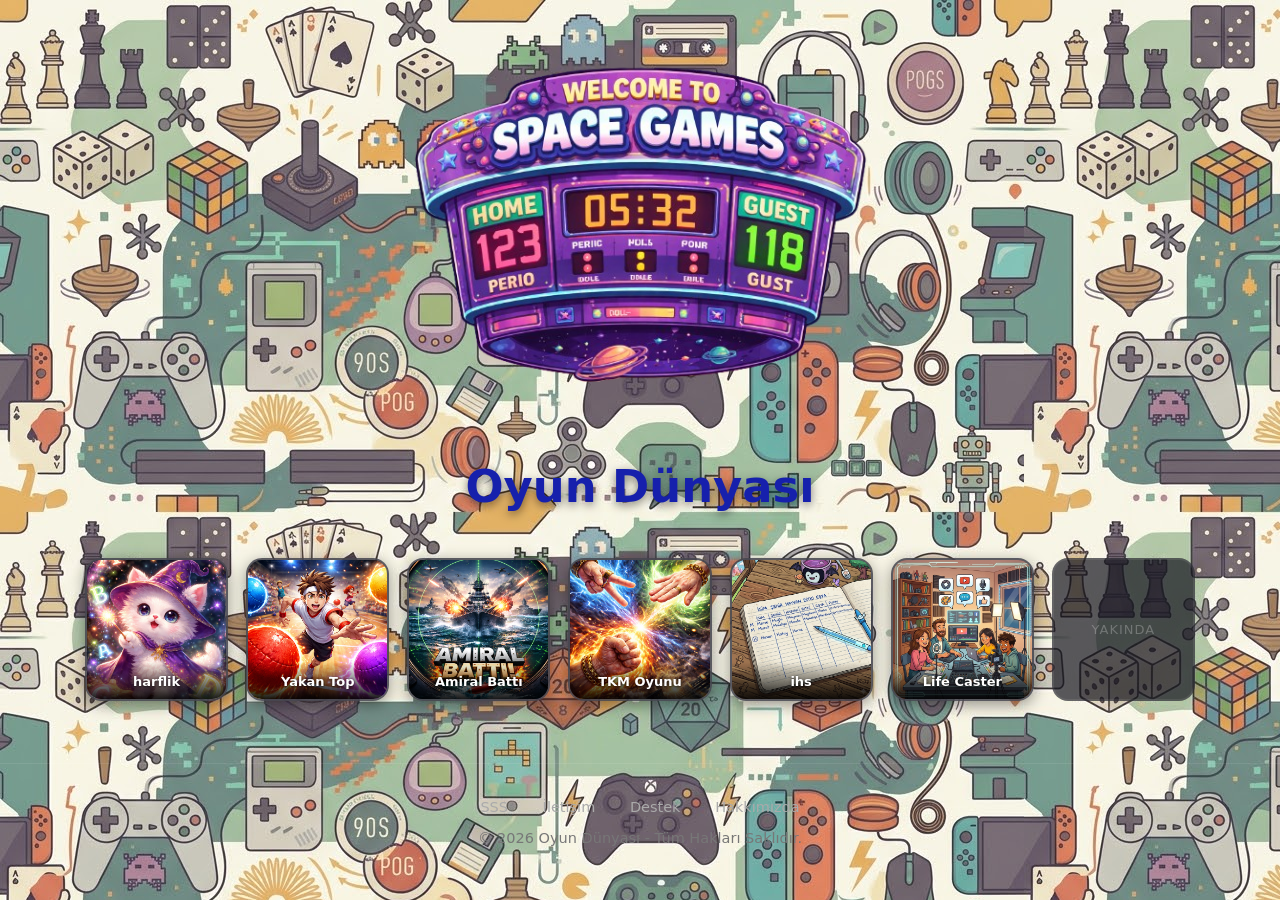
<file: index.html>
<!DOCTYPE html>
<html lang="tr">
<head>
    <meta charset="UTF-8">
    <meta name="viewport" content="width=device-width, initial-scale=1.0">
    <title>Oyun Portalı</title>
    <link rel="stylesheet" href="css/main.css">
</head>
<body>

    <!-- Top Banner -->
    <header class="top-banner">
        <img src="assests/common/up.png" alt="Oyun Portalı Banner" class="banner-img">
    </header>

    <!-- Başlık ve Açıklama -->
    <div class="header-content">
        <h1 class="site-title">Oyun Dünyası</h1>
    </div>

    <!-- Ana Oyun Alanı -->
    <main class="game-grid" id="mainGrid"></main>

    <!-- Footer -->
    <footer class="site-footer">
        <div class="footer-links">
            <a href="#">SSS</a>
            <a href="#">İletişim</a>
            <a href="#">Destek</a>
            <a href="#">Hakkımızda</a>
        </div>
        <p>&copy; 2026 Oyun Dünyası - Tüm Hakları Saklıdır.</p>
    </footer>

    <script src="js/main.js"></script>
</body>
</html>
</file>
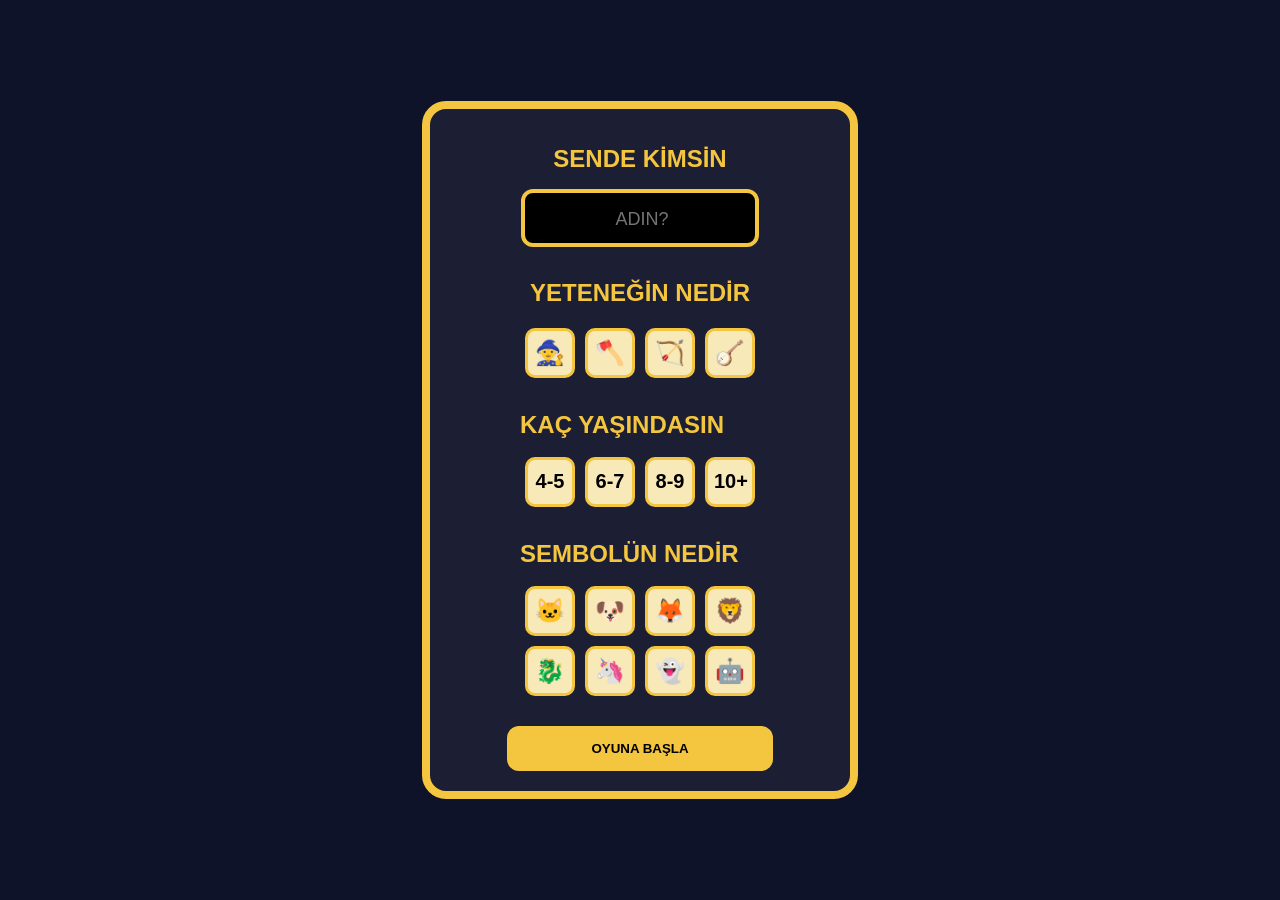
<file: games/001kelimelik/index.html>
<!DOCTYPE html>
<html lang="tr">
<head>
    <meta charset="UTF-8">
    <meta name="viewport" content="width=device-width, initial-scale=1.0">
    <title>Oyuncu Profili</title>
    <link rel="stylesheet" href="profile.css">
</head>
<body>

    <div class="profile-container">
        <h1>SENDE KİMSİN</h1>
        
        <div class="name-section" id="name-box">
            <input type="text" id="playerName" maxlength="15" placeholder="ADIN?" autocomplete="off">
        </div>
     <h1>YETENEĞİN NEDİR</h1>
        <div class="avatar-section">
            <div class="avatar-grid">
                <div class="row-wrapper" data-error-row="1">
                    <button class="avatar-btn" data-row="1" data-val="Büyücü" data-emoji="🧙">🧙</button>
                    <button class="avatar-btn" data-row="1" data-val="Barbar" data-emoji="🪓">🪓</button>
                    <button class="avatar-btn" data-row="1" data-val="Okçu" data-emoji="🏹">🏹</button>
                    <button class="avatar-btn" data-row="1" data-val="Ozan" data-emoji="🪕">🪕</button>
                </div>
     <h1>KAÇ YAŞINDASIN</h1>
                <div class="row-wrapper" data-error-row="2">
                    <button class="avatar-btn text-btn" data-row="2" data-val="4-5">4-5</button>
                    <button class="avatar-btn text-btn" data-row="2" data-val="6-7">6-7</button>
                    <button class="avatar-btn text-btn" data-row="2" data-val="8-9">8-9</button>
                    <button class="avatar-btn text-btn" data-row="2" data-val="10+">10+</button>
                </div>
     <h1>SEMBOLÜN NEDİR</h1>
                <div class="row-wrapper double-row" data-error-row="34">
                    <button class="avatar-btn" data-row="34" data-emoji="🐱">🐱</button>
                    <button class="avatar-btn" data-row="34" data-emoji="🐶">🐶</button>
                    <button class="avatar-btn" data-row="34" data-emoji="FOX">🦊</button>
                    <button class="avatar-btn" data-row="34" data-emoji="🦁">🦁</button>
                    <button class="avatar-btn" data-row="34" data-emoji="DRG">🐉</button>
                    <button class="avatar-btn" data-row="34" data-emoji="UNI">🦄</button>
                    <button class="avatar-btn" data-row="34" data-emoji="GHO">👻</button>
                    <button class="avatar-btn" data-row="34" data-emoji="ROB">🤖</button>
                </div>
            </div>
        </div>

        <button id="startBtn" class="start-btn">OYUNA BAŞLA</button>
    </div>

    <script src="profile.js"></script>
</body>
</html>
</file>
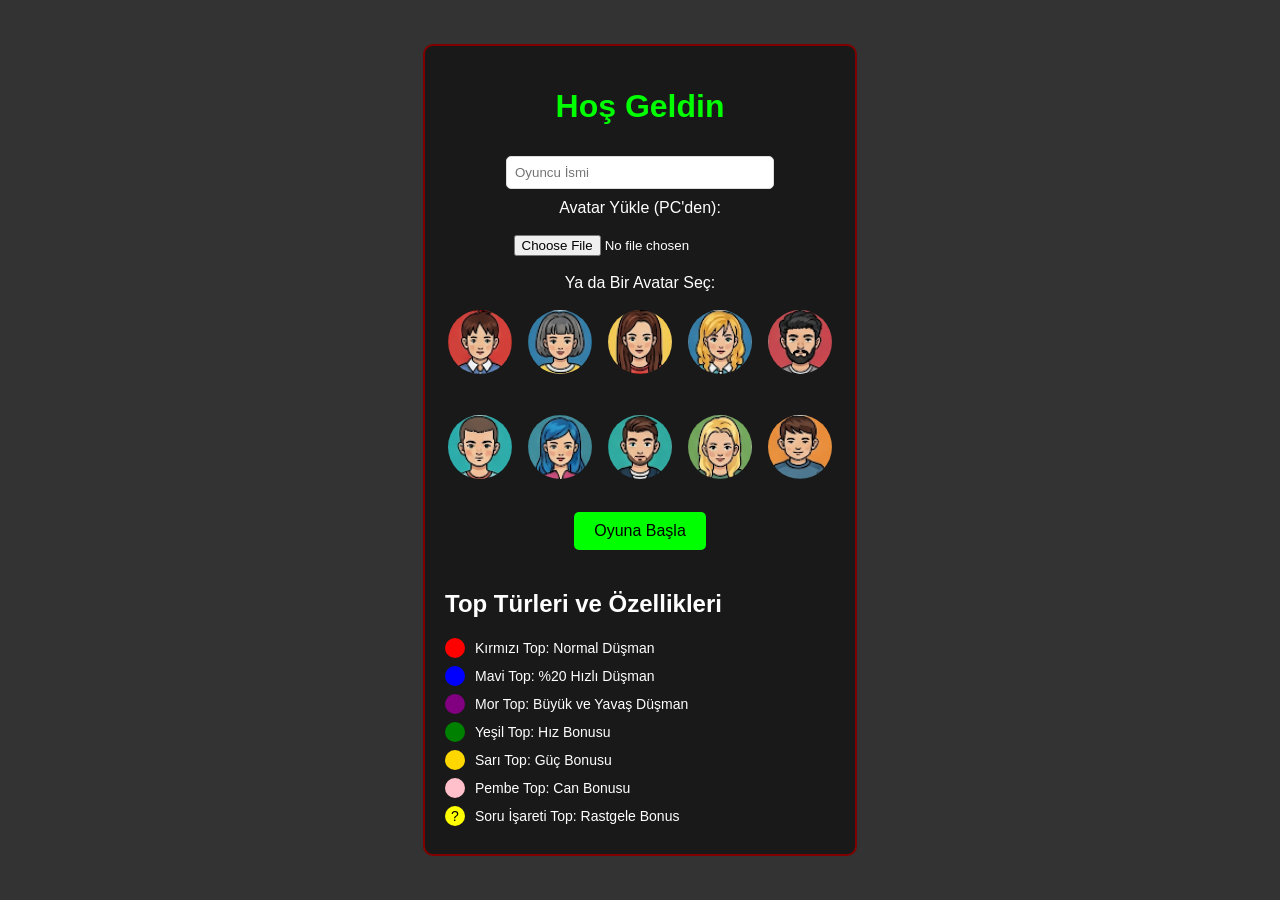
<file: games/002yakantop/index.html>
<!DOCTYPE html>
<html lang="tr">
<head>
    <meta charset="UTF-8">
    <meta name="viewport" content="width=device-width, initial-scale=1.0">
    <title>Yakan Top</title>
    <link rel="stylesheet" href="game.css">
</head>
<body>
    <div id="profile-screen">
        <h1>Hoş Geldin</h1>
        <input type="text" id="playerName" placeholder="Oyuncu İsmi">
        
        <label for="playerImage">Avatar Yükle (PC'den):</label>
        <br>
        <input type="file" id="playerImage" accept="image/*">
        <br>
        <label>Ya da Bir Avatar Seç:</label>
        <div id="avatar-selection">
            <img src="images/avatar1.png" class="avatar" alt="Avatar 1">
            <img src="images/avatar2.png" class="avatar" alt="Avatar 2">
            <img src="images/avatar3.png" class="avatar" alt="Avatar 3">
            <img src="images/avatar4.png" class="avatar" alt="Avatar 4">
            <img src="images/avatar5.png" class="avatar" alt="Avatar 5">
        </div>
        <div id="avatar-selection">
            <img src="images/avatar6.png" class="avatar" alt="Avatar 6">
            <img src="images/avatar7.png" class="avatar" alt="Avatar 7">
            <img src="images/avatar8.png" class="avatar" alt="Avatar 8">
            <img src="images/avatar9.png" class="avatar" alt="Avatar 9">
            <img src="images/avatar10.png" class="avatar" alt="Avatar 10">
        </div>

        <button id="createProfileBtn">Oyuna Başla</button>

        <div class="info-box-container">
            <h2>Top Türleri ve Özellikleri</h2>
            <div class="info-box"><div class="ball normal-enemy"></div><span>Kırmızı Top: Normal Düşman</span></div>
            <div class="info-box"><div class="ball fast-enemy"></div><span>Mavi Top: %20 Hızlı Düşman</span></div>
            <div class="info-box"><div class="ball big-enemy"></div><span>Mor Top: Büyük ve Yavaş Düşman</span></div>
            <div class="info-box"><div class="ball speed-bonus"></div><span>Yeşil Top: Hız Bonusu</span></div>
            <div class="info-box"><div class="ball invincible-bonus"></div><span>Sarı Top: Güç Bonusu</span></div>
            <div class="info-box"><div class="ball life-bonus"></div><span>Pembe Top: Can Bonusu</span></div>
            <div class="info-box"><div class="ball surprise-bonus">?</div><span>Soru İşareti Top: Rastgele Bonus</span></div>
        </div>
    </div>

    <div id="game-screen" style="display: none;">
        <div id="status-display"></div>
        <canvas id="gameCanvas" width="800" height="600"></canvas>
        <div id="ready-go-banner" class="hidden"></div>
    </div>

    <script src="game.js"></script>
</body>
</html>
</file>
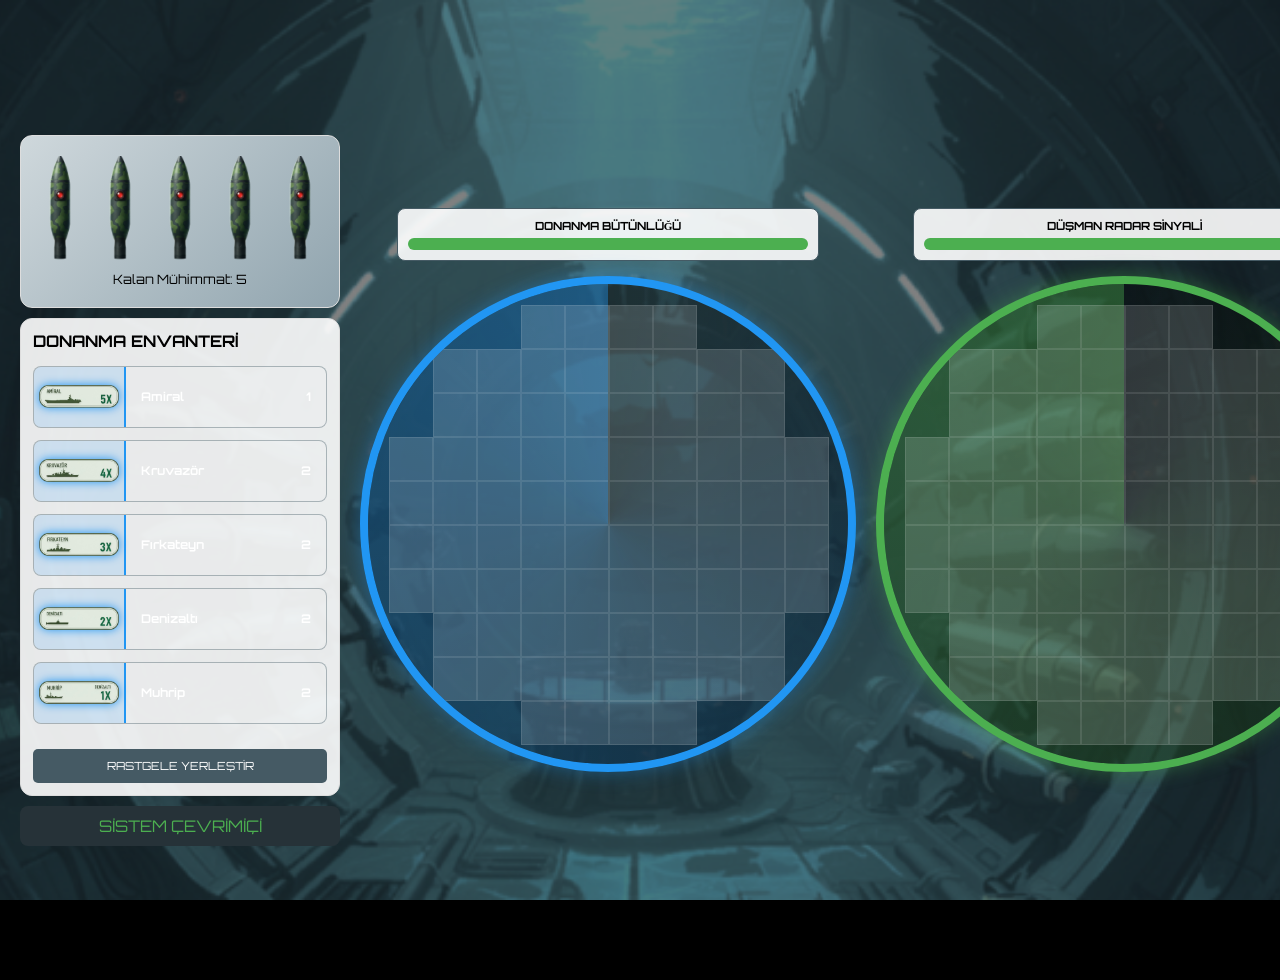
<file: games/003amiral/index.html>
<!DOCTYPE html>
<html lang="tr">
<head>
    <meta charset="UTF-8">
    <title>Stratejik Harekat Merkezi</title>
    <link rel="stylesheet" href="kav.css">
    <link href="https://fonts.googleapis.com/css2?family=Orbitron:wght@400;700&family=Inter:wght@400;600&display=swap" rel="stylesheet">
</head>
<body>
    <div id="bg-overlay"></div>

    <div id="game-over-overlay" class="overlay hidden">
        <div class="menu-box">
            <h2 id="final-result-text">OPERASYON TAMAMLANDI</h2>
            <p>Yeniden başlamak ister misiniz?</p>
            <div class="menu-buttons">
                <button onclick="location.reload()">EVET</button>
                <button onclick="window.close()">HAYIR</button>
            </div>
        </div>
    </div>

    <div id="battle-overlay" class="overlay hidden">
        <div class="hologram-box"><h2 class="hologram-text">MÜCADELE ZAMANI</h2></div>
    </div>

    <main id="main-layout">
        <section id="left-sidebar">
            <button id="start-battle-btn" class="hidden" onclick="triggerBattleStart()">SAVAŞI BAŞLAT</button>
            
            <div id="ammo-panel" class="panel ammo-highlight">
                <div id="ammo-visuals" class="ammo-flex"></div>
                <div class="panel-label" style="text-align:center; font-family:'Orbitron'; font-size:0.8rem;">Kalan Mühimmat: <span id="ammo-count">5</span></div>
            </div>

            <div id="inventory-panel" class="panel">
                <div class="panel-label" style="font-weight:bold; margin-bottom:10px; font-family: 'Orbitron';">DONANMA ENVANTERİ</div>
                <div class="ship-list">
                    <div class="ship-item" onclick="selectShip(5)">
                        <div class="ship-slot"><img src="images/5x.png" class="inventory-ship-img" alt="Amiral"></div>
                        <div class="ship-info"><span>Amiral</span> <span id="count-5">1</span></div>
                    </div>
                    <div class="ship-item" onclick="selectShip(4)">
                        <div class="ship-slot"><img src="images/4x.png" class="inventory-ship-img" alt="Kruvazör"></div>
                        <div class="ship-info"><span>Kruvazör</span> <span id="count-4">2</span></div>
                    </div>
                    <div class="ship-item" onclick="selectShip(3)">
                        <div class="ship-slot"><img src="images/3x.png" class="inventory-ship-img" alt="Fırkateyn"></div>
                        <div class="ship-info"><span>Fırkateyn</span> <span id="count-3">2</span></div>
                    </div>
                    <div class="ship-item" onclick="selectShip(2)">
                        <div class="ship-slot"><img src="images/2x.png" class="inventory-ship-img" alt="Denizaltı"></div>
                        <div class="ship-info"><span>Denizaltı</span> <span id="count-2">2</span></div>
                    </div>
                    <div class="ship-item" onclick="selectShip(1)">
                        <div class="ship-slot"><img src="images/1x.png" class="inventory-ship-img" alt="Muhrip"></div>
                        <div class="ship-info"><span>Muhrip</span> <span id="count-1">2</span></div>
                    </div>
                </div>
                <button id="random-place-btn" onclick="randomPlacePlayerShips()">RASTGELE YERLEŞTİR</button>
            </div>
            <div class="monitor"><div id="last-action">SİSTEM ÇEVRİMİÇİ</div></div>
        </section>

        <section id="center-hub">
            <div class="hp-container-fixed">
                <div class="health-label">DONANMA BÜTÜNLÜĞÜ</div>
                <div class="health-bar-bg"><div id="player-health-fill" class="health-fill green"></div></div>
            </div>
            <div class="radar-circle player-radar">
                <div class="sweep blue-sweep"></div>
                <div id="player-grid" class="custom-grid"></div>
            </div>
        </section>

        <section id="radar-panel">
            <div class="hp-container-fixed">
                <div class="health-label">DÜŞMAN RADAR SİNYALİ</div>
                <div class="health-bar-bg"><div id="enemy-health-fill" class="health-fill green"></div></div>
            </div>
            <div class="radar-circle enemy-radar">
                <div class="sweep green-sweep"></div>
                <div id="radar-grid" class="custom-grid"></div>
            </div>
        </section>
    </main>
    <script src="kav.js"></script>
</body>
</html>
</file>
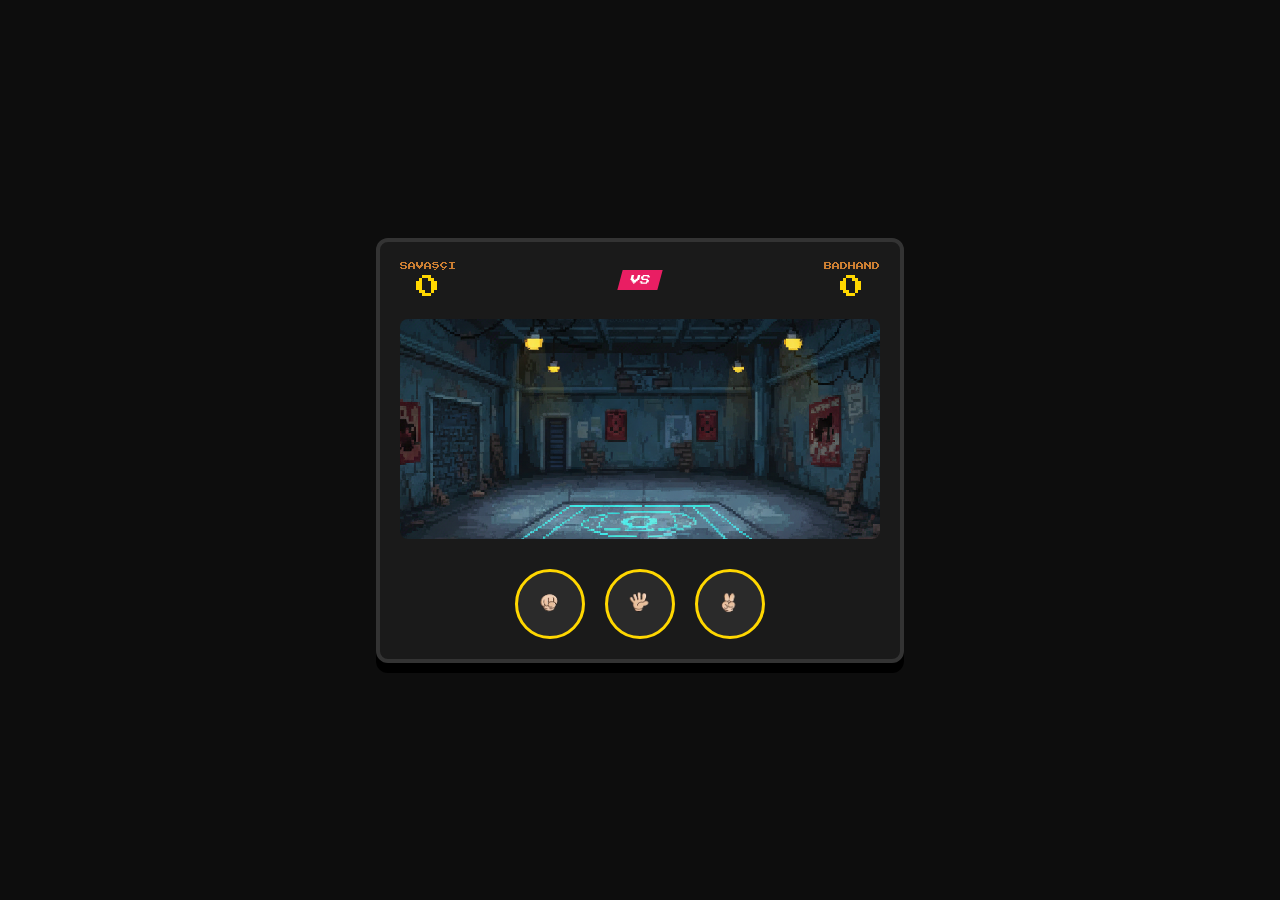
<file: games/004tkm/index.html>
<!DOCTYPE html>
<html lang="tr">
<head>
    <meta charset="UTF-8">
    <title>Pixel Duel: Dark Arena</title>
    <link href="https://fonts.googleapis.com/css2?family=Press+Start+2P&display=swap" rel="stylesheet">
    <link rel="stylesheet" href="tkm.css">
</head>
<body>
    <div class="game-container">
        <div class="header">
            <div class="score-card">
                <div id="p-name-label" class="label">SAVAŞÇI</div>
                <div id="player-score" class="score">0</div>
            </div>
            <div class="vs-badge">VS</div>
            <div class="score-card">
                <div id="b-name-label" class="label">BADHAND</div>
                <div id="bot-score" class="score">0</div>
            </div>
        </div>

        <div class="battle-arena" id="arena">
            <div id="p-spot" class="spotlight"></div>
            <div id="b-spot" class="spotlight"></div>
            
            <div class="hand-wrapper">
                <div id="player-hand" class="hand-sprite idle"></div>
                <div id="p-slash" class="slash-effect"></div>
            </div>
            
            <div class="hand-wrapper">
                <div id="bot-hand" class="hand-sprite idle"></div>
                <div id="b-slash" class="slash-effect"></div>
            </div>
        </div>

        <div class="controls">
            <button class="choice-btn" onclick="playGame('tas')" id="btn-tas"></button>
            <button class="choice-btn" onclick="playGame('kagit')" id="btn-kagit"></button>
            <button class="choice-btn" onclick="playGame('makas')" id="btn-makas"></button>
        </div>
    </div>
    <script src="tkm.js"></script>
</body>
</html>
</file>
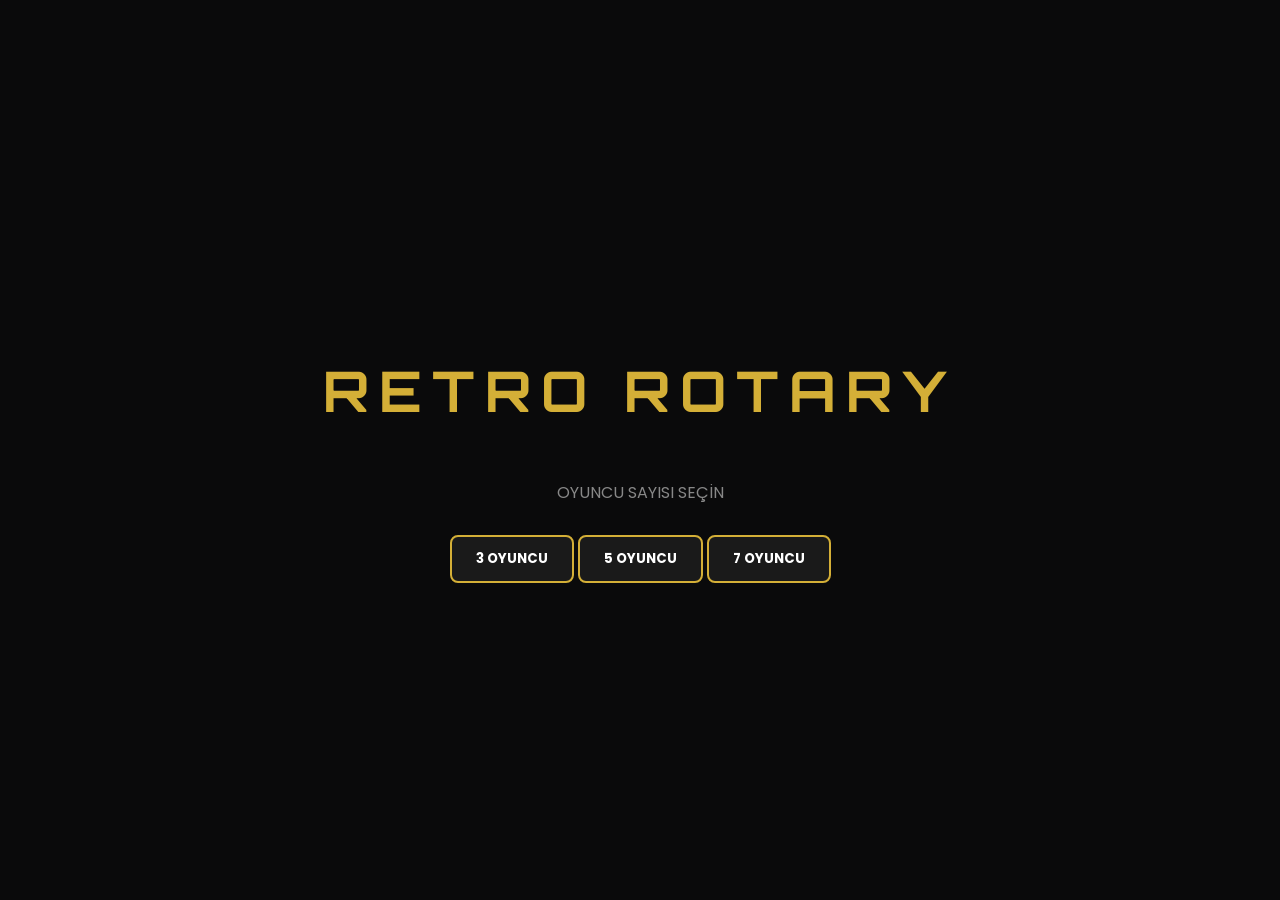
<file: games/005ihs/index.html>
<!DOCTYPE html>
<html lang="tr">
<head>
    <meta charset="UTF-8">
    <meta name="viewport" content="width=device-width, initial-scale=1.0">
    <title>Retro Rotary - Ultimate Edition</title>
    <link href="https://fonts.googleapis.com/css2?family=Orbitron:wght@700&family=Poppins:wght@400;700&display=swap" rel="stylesheet">
    <link rel="stylesheet" href="textgame.css">
</head>
<body>

<div id="setupScreen">
    <h1 class="logo-text">RETRO ROTARY</h1>
    <p style="color:#888; margin-bottom: 30px;">OYUNCU SAYISI SEÇİN</p>
    <div>
        <button class="opt-btn" onclick="startSetup(3)">3 OYUNCU</button>
        <button class="opt-btn" onclick="startSetup(5)">5 OYUNCU</button>
        <button class="opt-btn" onclick="startSetup(7)">7 OYUNCU</button>
    </div>
</div>

<div id="itirazModal" class="overlay">
    <div class="modal-content">
        <h3 style="color:var(--gold)">İTİRAZ</h3>
        <p id="itirazTargetText" style="font-size: 0.85rem;"></p>
        <input type="text" id="itirazReason" placeholder="İtiraz gerekçesi..." class="modal-input">
        <div style="display:flex; gap:10px;">
            <button class="opt-btn" style="background:#333; flex:1;" onclick="closeModal('itirazModal')">İPTAL</button>
            <button class="opt-btn" style="background:var(--green); flex:1;" onclick="itirazOylamasiniBaslat()">OYLA</button>
        </div>
    </div>
</div>

<div id="votingModal" class="overlay">
    <div class="modal-content">
        <h3 id="votingTitle">OYLAMA SONUCU</h3>
        <div class="vote-bar">
            <div id="barYes" style="background:var(--green); width:0%; transition:1s;"></div>
            <div id="barNo" style="background:var(--red); width:0%; transition:1s;"></div>
        </div>
        <div id="voteNumbers" class="digital-font" style="font-size:1.2rem; margin-bottom:10px;"></div>
        <p id="votingStatusText" style="font-size:0.9rem;"></p>
        <button id="voteCloseBtn" class="opt-btn" style="display:none; width:100%;" onclick="closeModal('votingModal')">KAPAT</button>
    </div>
</div>

<div class="game-area">
    <div class="score-board" id="board"></div>
    <div id="statusMessage">Harf Hatası!</div>

    <div class="control-panel">
        <button id="startBtn" class="opt-btn" style="display:none;" onclick="ruletiBaslat()">HARF SEÇ</button>
        <div id="inputZone">
            <span id="activeCatLabel" style="color:var(--gold); font-weight:bold;"></span>
            <input type="text" id="answerInput" placeholder="Cevap..." autocomplete="off">
            <button class="opt-btn" style="background:var(--green); border:none;" onclick="saveProcess()">EKLE</button>
            <button class="opt-btn" style="background:var(--amber); border:none;" onclick="gec()">GEÇ</button>
        </div>
    </div>

    <div class="dial-container" id="dialContainer">
        <div class="dial-inner">
            <div id="ruletWrapper">
                <div id="currentLetter" class="digital-font">?</div>
                <button class="opt-btn stop-btn" onclick="harfiDurdur()">DURDUR</button>
            </div>
            <div class="timer-display digital-font" id="timerDisplay">90</div>
        </div>
    </div>
</div>

<div class="chat-container">
    <div class="chat-panel">
        <div class="chat-header">RADYO SOHBET</div>
        <div id="chatMessages"></div>
        <input type="text" id="chatInput" placeholder="Mesaj yaz..." autocomplete="off">
    </div>
</div>

<div id="finalOverlay">
    <div class="final-results-container">
        <h2 class="digital-font" style="color:var(--gold); text-align:center;">SONUÇLAR</h2>
        <div id="tableWrapper"></div>
    </div>
</div>

<script src="textgame.js"></script>
</body>
</html>
</file>
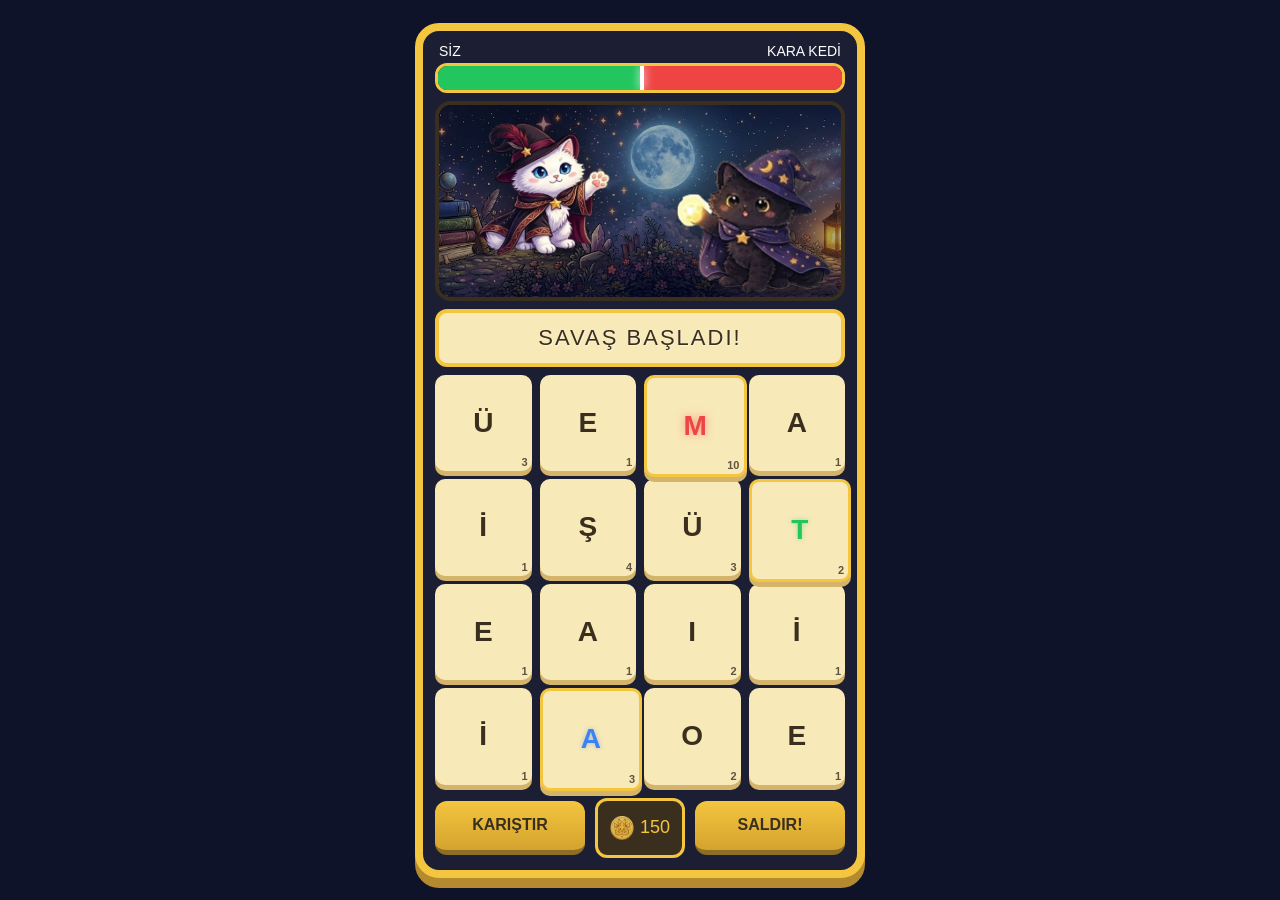
<file: games/001kelimelik/kelimelik.html>
<!DOCTYPE html>
<html lang="tr">
<head>
    <meta charset="UTF-8">
    <meta name="viewport" content="width=device-width, initial-scale=1.0, maximum-scale=1.0, user-scalable=no">
    <title>Kelime Macerası v2.1 - Kara Serisi</title>
    <link rel="stylesheet" href="kelime.css">
    <link rel="stylesheet" href="buttons.css">
</head>
<body>
    <div class="game-container">
        
        <!-- VERSUS HP BAR -->
        <div class="hp-bars">
            <div class="hp-labels">
                <span class="player-label">SİZ</span>
                <span class="enemy-label" id="enemy-label">KARA KEDİ</span>
            </div>
            
            <div class="versus-hp-bar">
                <div class="hp-fill player-fill" id="player-hp-fill"></div>
                <div class="versus-divider" id="versus-divider"></div>
                <div class="hp-fill enemy-fill" id="enemy-hp-fill"></div>
            </div>
        </div>

        <!-- BATTLE SCENE -->
        <div class="battle-scene" id="battle-area">
            <img src="images/arkaplan.png" alt="Arka Plan" class="battle-background">
            
            <img src="images/oyuncu001.png" alt="Oyuncu" class="character player-character" id="player-character">
            <img src="images/rakip001.png" alt="Rakip" class="character enemy-character" id="enemy-character">
        </div>

        <div class="word-display" id="current-word">KELİME OLUŞTUR</div>

        <div class="grid-container" id="letter-grid"></div>

        <div class="controls">
            <button id="btn-scramble" class="primary">KARIŞTIR</button>
            <div class="pati-puan-display">
                <img src="images/coin.png" alt="Coin" class="coin-icon">
                <span id="score-display">150</span>
            </div>
            <button id="btn-submit" class="primary">SALDIR!</button>
        </div>
    </div>


    
    <script src="buttons.js"></script>
    <script type="module" src="kelime.js"></script>
</body>
</html>
</file>
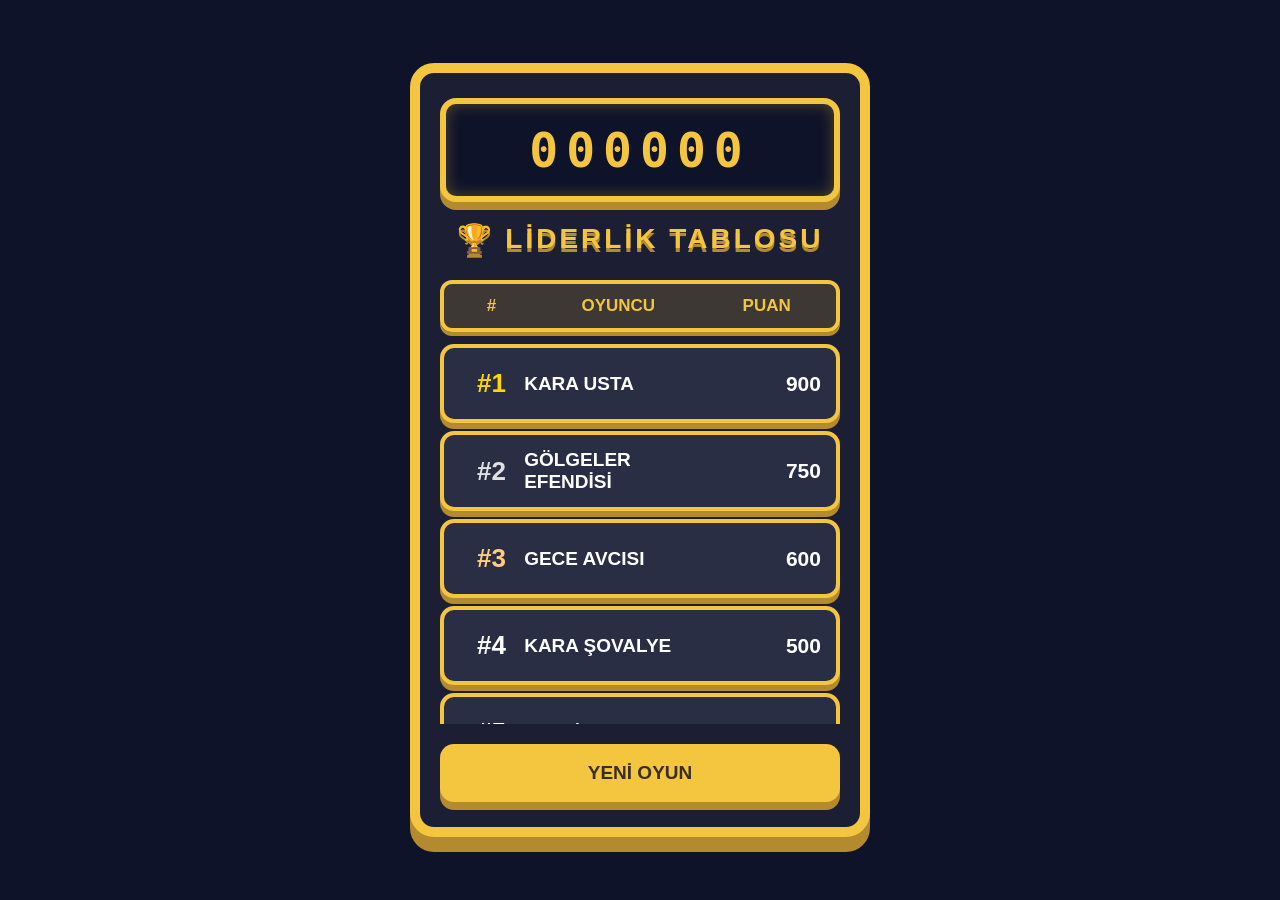
<file: games/001kelimelik/skor.html>
<!DOCTYPE html>
<html lang="tr">
<head>
<meta charset="UTF-8">
<meta name="viewport" content="width=device-width, initial-scale=1.0">
<title>Liderlik Tablosu</title>
<link rel="stylesheet" href="skor.css">
</head>

<body>

<div class="leaderboard-container">

<div class="slot-alan">
    <div id="slotSkor" class="slot-skor">000000</div>
</div>

<h1>🏆 LİDERLİK TABLOSU</h1>

<div class="header-row">
<span>#</span>
<span>OYUNCU</span>
<span>PUAN</span>
</div>

<ul id="skor-listesi"></ul>

<button id="geri-btn">YENİ OYUN</button>

</div>

<script src="skor.js"></script>

</body>
</html>
</file>
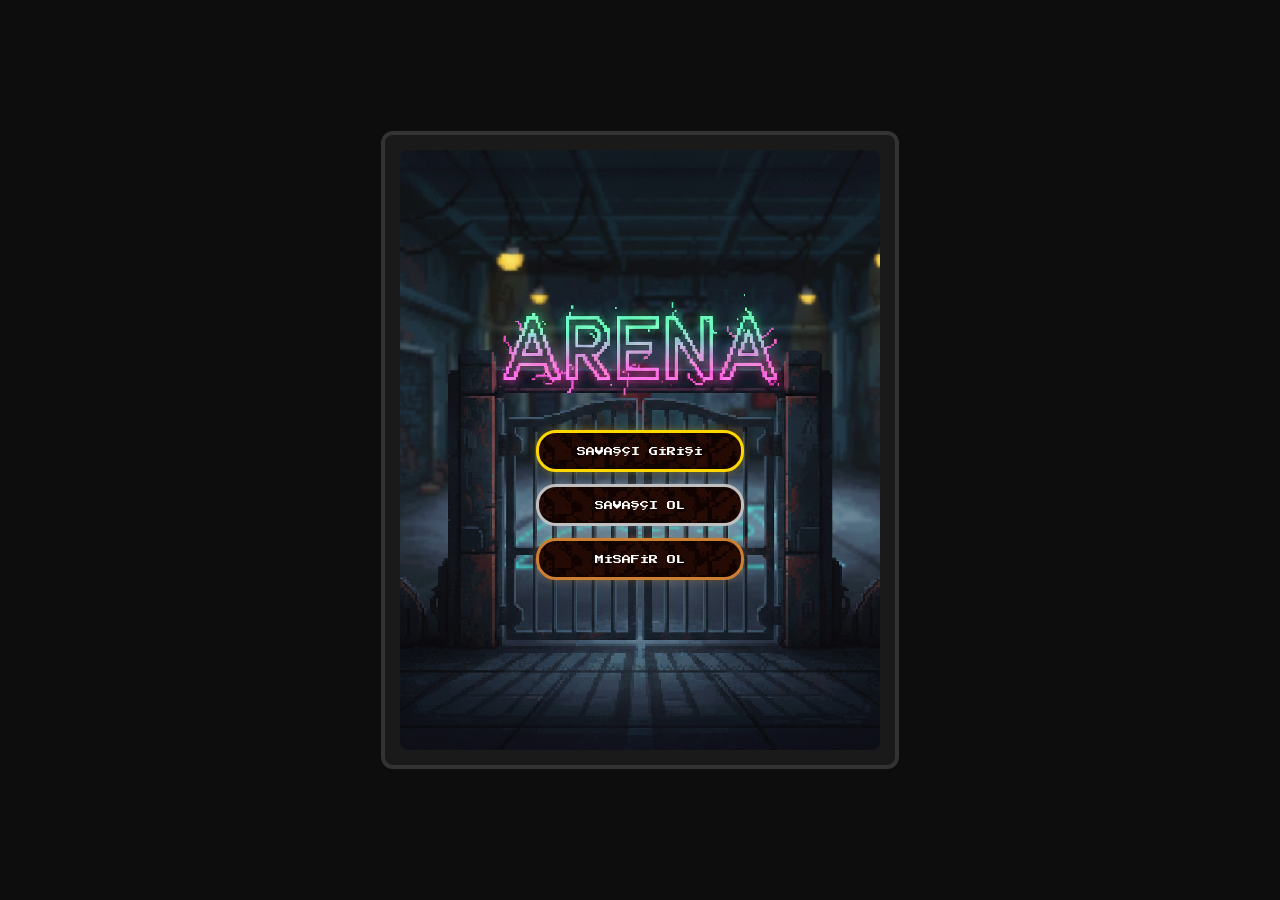
<file: games/004tkm/giriş.html>
<!DOCTYPE html>
<html lang="tr">
<head>
    <meta charset="UTF-8">
    <meta name="viewport" content="width=device-width, initial-scale=1.0">
    <title>Arena - Savaşçı Girişi</title>
    <link href="https://fonts.googleapis.com/css2?family=Press+Start+2P&display=swap" rel="stylesheet">
    <link rel="stylesheet" href="main.css">
</head>
<body>
    <div class="game-container">
        <div class="main-content">
            <div class="auth-box" id="main-menu">
                <button id="btn-login" class="pixel-gate-btn gold">SAVAŞÇI GİRİŞİ</button>
                <button id="btn-register" class="pixel-gate-btn silver">SAVAŞÇI OL</button>
                <button id="btn-guest" class="pixel-gate-btn bronze">MİSAFİR OL</button>
            </div>

            <div id="guest-panel" class="guest-modal" style="display: none;">
                <p class="panel-text">ADINI SÖYLE YABANCI...</p>
                <input type="text" id="guest-name-input" class="pixel-input" maxlength="12" placeholder="...">
                <div class="panel-buttons">
                    <button id="btn-confirm-guest" class="pixel-gate-btn bronze small">GİRİŞ</button>
                    <button id="btn-cancel-guest" class="pixel-gate-btn silver small">GERİ</button>
                </div>
            </div>
        </div>
    </div>
    <script src="main.js"></script>
</body>
</html>
</file>
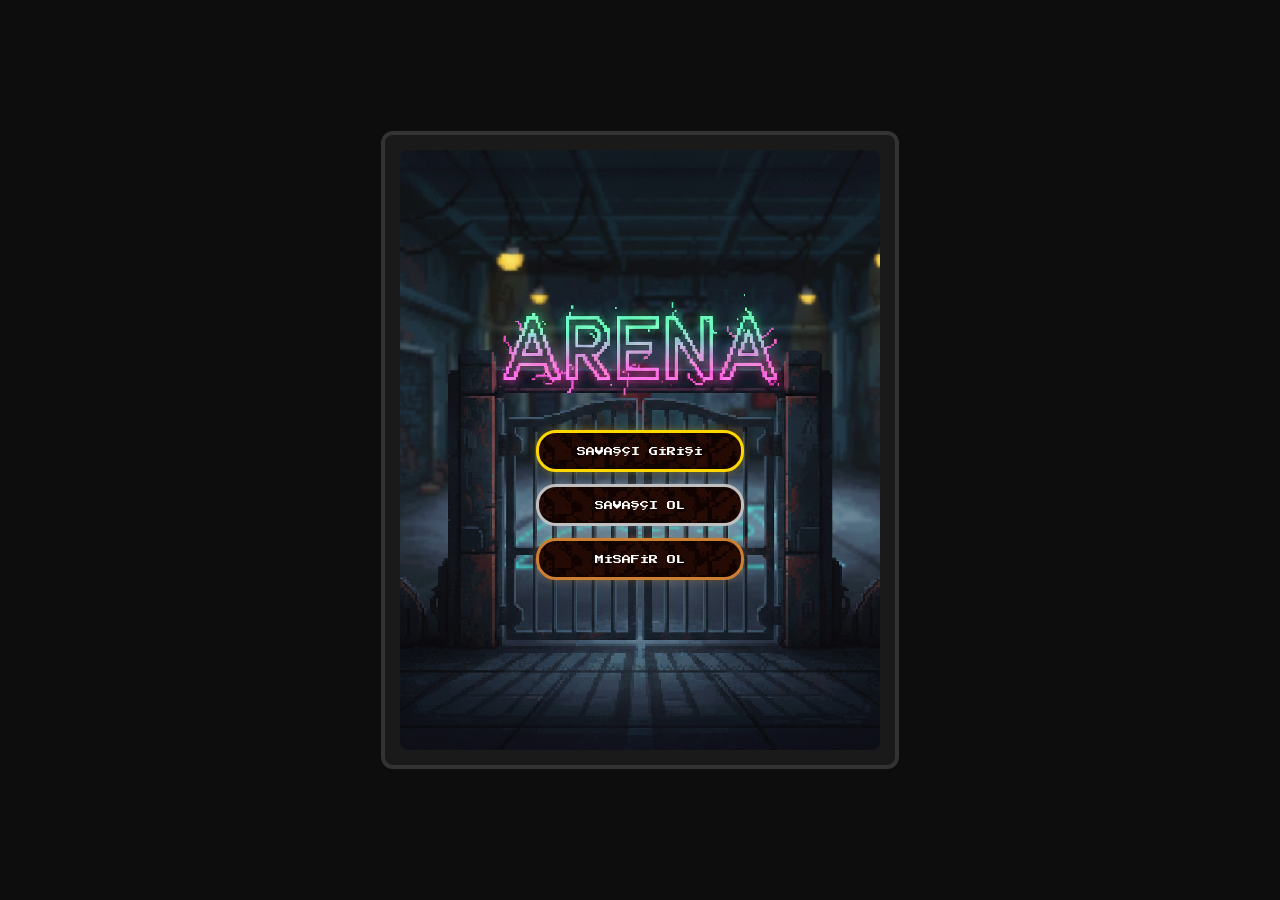
<file: games/004tkm/main.html>
<!DOCTYPE html>
<html lang="tr">
<head>
    <meta charset="UTF-8">
    <meta name="viewport" content="width=device-width, initial-scale=1.0">
    <title>Arena - Savaşçı Girişi</title>
    <link href="https://fonts.googleapis.com/css2?family=Press+Start+2P&display=swap" rel="stylesheet">
    <link rel="stylesheet" href="main.css">
</head>
<body>
    <div class="game-container">
        <div class="main-content">
            <div class="auth-box" id="main-menu">
                <button id="btn-login" class="pixel-gate-btn gold">SAVAŞÇI GİRİŞİ</button>
                <button id="btn-register" class="pixel-gate-btn silver">SAVAŞÇI OL</button>
                <button id="btn-guest" class="pixel-gate-btn bronze">MİSAFİR OL</button>
            </div>

            <div id="guest-panel" class="guest-modal" style="display: none;">
                <p class="panel-text">ADINI SÖYLE YABANCI...</p>
                <input type="text" id="guest-name-input" class="pixel-input" maxlength="12" placeholder="...">
                <div class="panel-buttons">
                    <button id="btn-confirm-guest" class="pixel-gate-btn bronze small">GİRİŞ</button>
                    <button id="btn-cancel-guest" class="pixel-gate-btn silver small">GERİ</button>
                </div>
            </div>
        </div>
    </div>
    <script src="main.js"></script>
</body>
</html>
</file>
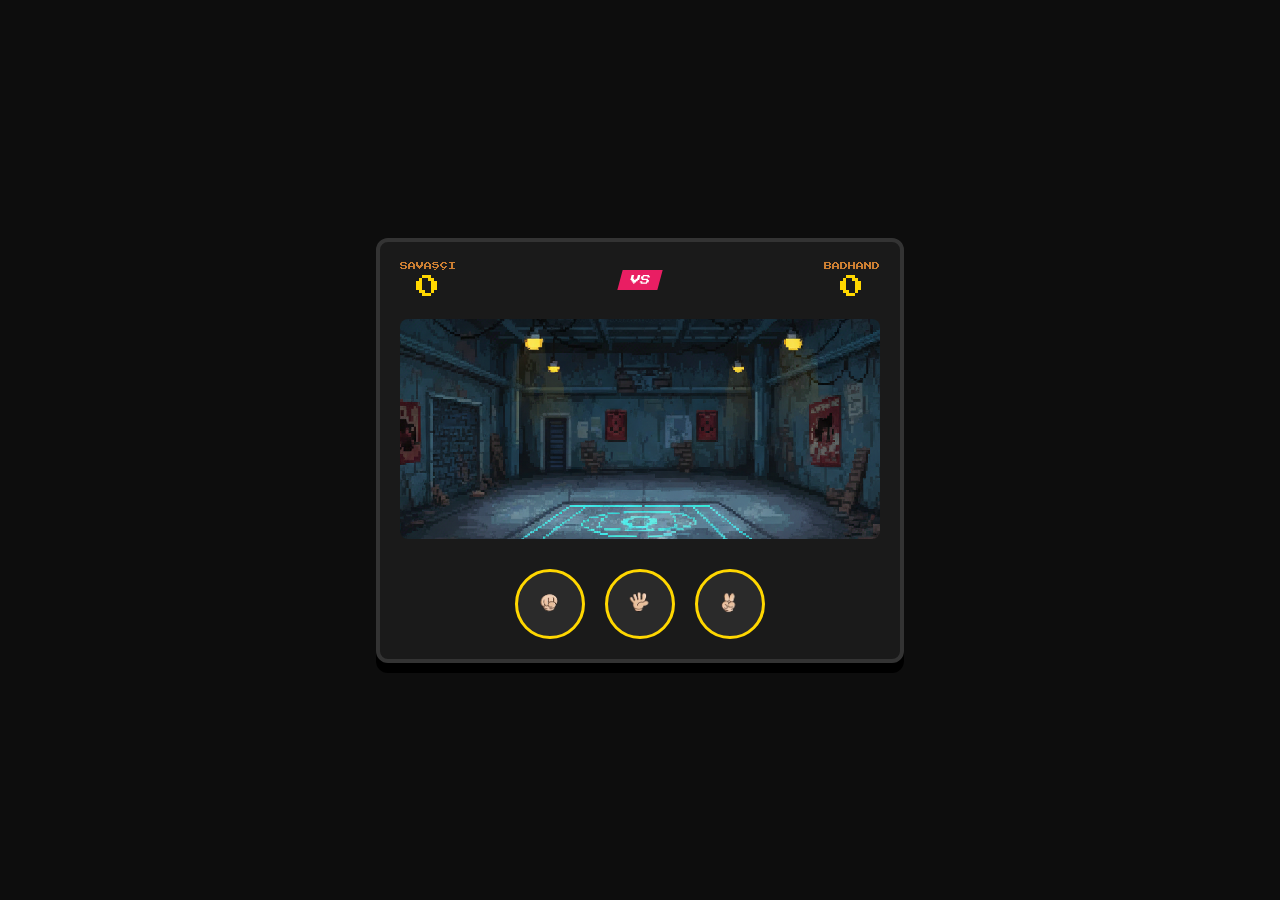
<file: games/004tkm/TKM.html>
<!DOCTYPE html>
<html lang="tr">
<head>
    <meta charset="UTF-8">
    <title>Pixel Duel: Dark Arena</title>
    <link href="https://fonts.googleapis.com/css2?family=Press+Start+2P&display=swap" rel="stylesheet">
    <link rel="stylesheet" href="TKM.css">
</head>
<body>
    <div class="game-container">
        <div class="header">
            <div class="score-card">
                <div id="p-name-label" class="label">SAVAŞÇI</div>
                <div id="player-score" class="score">0</div>
            </div>
            <div class="vs-badge">VS</div>
            <div class="score-card">
                <div id="b-name-label" class="label">BADHAND</div>
                <div id="bot-score" class="score">0</div>
            </div>
        </div>

        <div class="battle-arena" id="arena">
            <div id="p-spot" class="spotlight"></div>
            <div id="b-spot" class="spotlight"></div>
            
            <div class="hand-wrapper">
                <div id="player-hand" class="hand-sprite idle"></div>
                <div id="p-slash" class="slash-effect"></div>
            </div>
            
            <div class="hand-wrapper">
                <div id="bot-hand" class="hand-sprite idle"></div>
                <div id="b-slash" class="slash-effect"></div>
            </div>
        </div>

        <div class="controls">
            <button class="choice-btn" onclick="playGame('tas')" id="btn-tas"></button>
            <button class="choice-btn" onclick="playGame('kagit')" id="btn-kagit"></button>
            <button class="choice-btn" onclick="playGame('makas')" id="btn-makas"></button>
        </div>
    </div>
    <script src="TKM.js"></script>
</body>
</html>
</file>
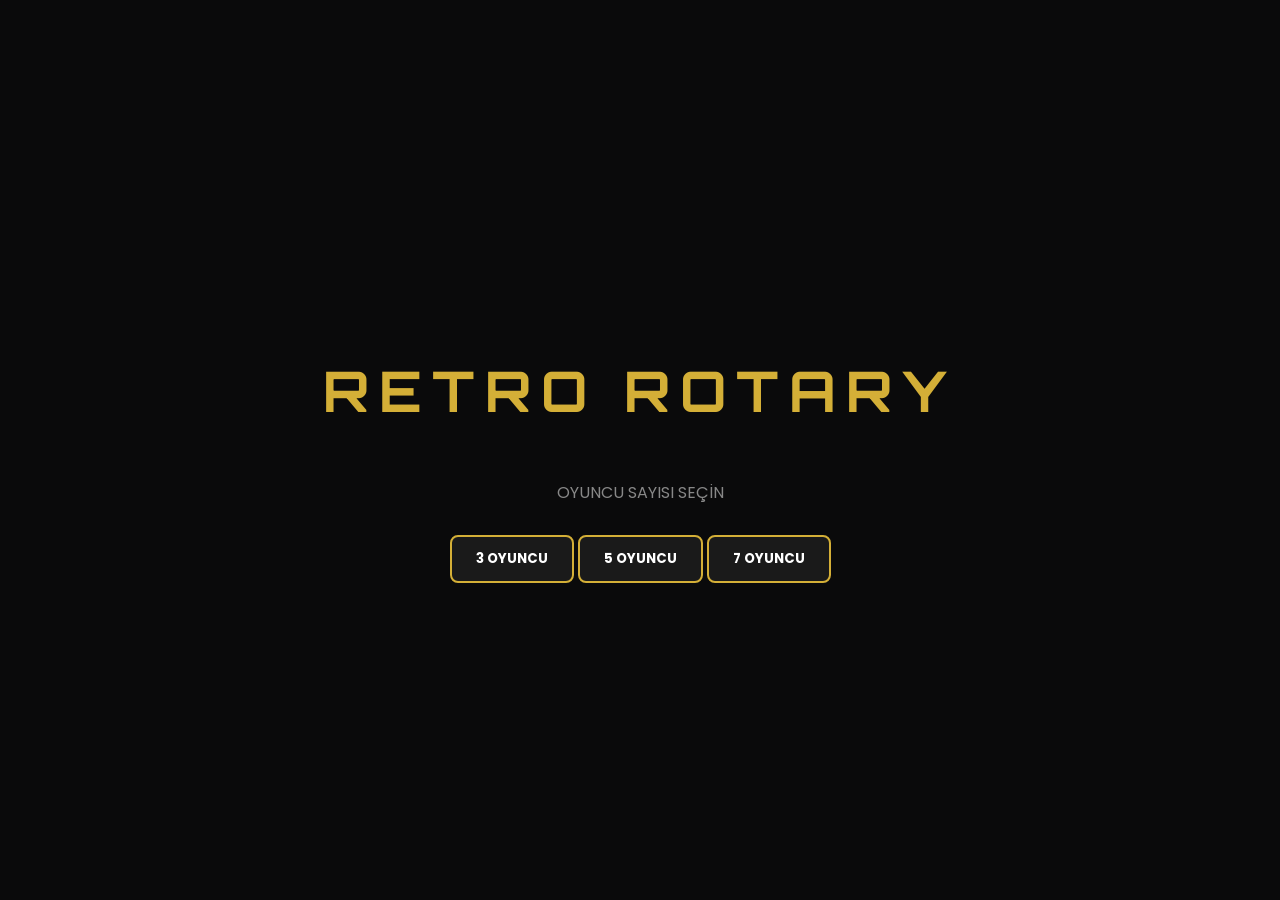
<file: games/005ihs/textgame.html>
<!DOCTYPE html>
<html lang="tr">
<head>
    <meta charset="UTF-8">
    <meta name="viewport" content="width=device-width, initial-scale=1.0">
    <title>Retro Rotary - Ultimate Edition</title>
    <link href="https://fonts.googleapis.com/css2?family=Orbitron:wght@700&family=Poppins:wght@400;700&display=swap" rel="stylesheet">
    <link rel="stylesheet" href="textgame.css">
</head>
<body>

<div id="setupScreen">
    <h1 class="logo-text">RETRO ROTARY</h1>
    <p style="color:#888; margin-bottom: 30px;">OYUNCU SAYISI SEÇİN</p>
    <div>
        <button class="opt-btn" onclick="startSetup(3)">3 OYUNCU</button>
        <button class="opt-btn" onclick="startSetup(5)">5 OYUNCU</button>
        <button class="opt-btn" onclick="startSetup(7)">7 OYUNCU</button>
    </div>
</div>

<div id="itirazModal" class="overlay">
    <div class="modal-content">
        <h3 style="color:var(--gold)">İTİRAZ</h3>
        <p id="itirazTargetText" style="font-size: 0.85rem;"></p>
        <input type="text" id="itirazReason" placeholder="İtiraz gerekçesi..." class="modal-input">
        <div style="display:flex; gap:10px;">
            <button class="opt-btn" style="background:#333; flex:1;" onclick="closeModal('itirazModal')">İPTAL</button>
            <button class="opt-btn" style="background:var(--green); flex:1;" onclick="itirazOylamasiniBaslat()">OYLA</button>
        </div>
    </div>
</div>

<div id="votingModal" class="overlay">
    <div class="modal-content">
        <h3 id="votingTitle">OYLAMA SONUCU</h3>
        <div class="vote-bar">
            <div id="barYes" style="background:var(--green); width:0%; transition:1s;"></div>
            <div id="barNo" style="background:var(--red); width:0%; transition:1s;"></div>
        </div>
        <div id="voteNumbers" class="digital-font" style="font-size:1.2rem; margin-bottom:10px;"></div>
        <p id="votingStatusText" style="font-size:0.9rem;"></p>
        <button id="voteCloseBtn" class="opt-btn" style="display:none; width:100%;" onclick="closeModal('votingModal')">KAPAT</button>
    </div>
</div>

<div class="game-area">
    <div class="score-board" id="board"></div>
    <div id="statusMessage">Harf Hatası!</div>

    <div class="control-panel">
        <button id="startBtn" class="opt-btn" style="display:none;" onclick="ruletiBaslat()">HARF SEÇ</button>
        <div id="inputZone">
            <span id="activeCatLabel" style="color:var(--gold); font-weight:bold;"></span>
            <input type="text" id="answerInput" placeholder="Cevap..." autocomplete="off">
            <button class="opt-btn" style="background:var(--green); border:none;" onclick="saveProcess()">EKLE</button>
            <button class="opt-btn" style="background:var(--amber); border:none;" onclick="gec()">GEÇ</button>
        </div>
    </div>

    <div class="dial-container" id="dialContainer">
        <div class="dial-inner">
            <div id="ruletWrapper">
                <div id="currentLetter" class="digital-font">?</div>
                <button class="opt-btn stop-btn" onclick="harfiDurdur()">DURDUR</button>
            </div>
            <div class="timer-display digital-font" id="timerDisplay">90</div>
        </div>
    </div>
</div>

<div class="chat-container">
    <div class="chat-panel">
        <div class="chat-header">RADYO SOHBET</div>
        <div id="chatMessages"></div>
        <input type="text" id="chatInput" placeholder="Mesaj yaz..." autocomplete="off">
    </div>
</div>

<div id="finalOverlay">
    <div class="final-results-container">
        <h2 class="digital-font" style="color:var(--gold); text-align:center;">SONUÇLAR</h2>
        <div id="tableWrapper"></div>
    </div>
</div>

<script src="textgame.js"></script>
</body>
</html>
</file>
<file: css/main.css>
* {
    box-sizing: border-box;
}

body {
    background-image: url('../assests/common/mb.png');
    background-repeat: repeat;
    background-attachment: fixed;
    background-color: #0f0f0f;
    margin: 0;
    display: flex;
    flex-direction: column;
    align-items: center;
    min-height: 100vh;
    font-family: 'Segoe UI', system-ui, -apple-system, BlinkMacSystemFont, sans-serif;
    color: #eee;
}

/* ====================== TOP BANNER ====================== */
.top-banner {
    margin: 35px 20px 20px;
    width: 90%;
    max-width: 1030px;
    height: 390px;
    border-radius: 20px;
    overflow: hidden;
    box-shadow: none;
    background: transparent;
    border: none;
}

.banner-img {
    width: 100%;
    height: 100%;
    object-fit: contain;
    object-position: center;
    background-color: transparent;
    transition: transform 0.4s ease;
}

.top-banner:hover .banner-img {
    transform: scale(1.03);
}

/* ====================== GAME GRID ====================== */
.game-grid {
    display: grid;
    grid-template-columns: repeat(7, 1fr);
    gap: 18px;
    padding: 20px;
    width: 95%;
    max-width: 1150px;
}

.game-item {
    background-color: rgba(30, 30, 40, 0.85);
    border: 2px solid rgba(255, 255, 255, 0.15);
    aspect-ratio: 1 / 1;
    border-radius: 16px;
    cursor: pointer;
    transition: all 0.35s cubic-bezier(0.4, 0, 0.2, 1);
    display: flex;
    flex-direction: column;
    align-items: center;
    justify-content: center;
    text-decoration: none;
    overflow: hidden;
    position: relative;
    box-shadow: 0 4px 15px rgba(0, 0, 0, 0.4);
}

.game-item:hover {
    transform: translateY(-8px) scale(1.06);
    border-color: #ffcc00;
    box-shadow: 0 15px 35px rgba(255, 204, 0, 0.25);
    background-color: rgba(45, 45, 60, 0.95);
}

.game-item img {
    width: 100%;
    height: 100%;
    object-fit: cover;
    transition: transform 0.4s ease;
}

.game-item:hover img {
    transform: scale(1.08);
}

/* Oyun başlığı */
.game-label {
    position: absolute;
    bottom: 0;
    left: 0;
    right: 0;
    background: linear-gradient(to top, rgba(0,0,0,0.9), transparent);
    color: white;
    text-align: center;
    font-size: 13px;
    font-weight: 600;
    padding: 12px 8px 10px;
    text-shadow: 0 1px 3px rgba(0,0,0,0.8);
}

/* Yakında kartı */
.coming-soon {
    background-color: rgba(20, 20, 30, 0.7) !important;
    border-color: rgba(255, 255, 255, 0.08) !important;
    cursor: default !important;
    box-shadow: none !important;
}

.coming-soon:hover {
    transform: none !important;
    box-shadow: none !important;
}

.coming-soon .coming-text {
    color: rgba(255, 255, 255, 0.25);
    font-size: 13px;
    font-weight: 500;
    text-transform: uppercase;
    letter-spacing: 1px;
}

/* ====================== HEADER CONTENT ====================== */
.header-content {
    text-align: center;
    margin: 15px 0 25px;
    padding: 0 20px;
}

.site-title {
    font-size: 2.8rem;
    font-weight: 900;
    color: #1620ac;
    margin: 0;
    text-shadow: 0 3px 10px rgba(0, 0, 0, 0.5);
}

/* ====================== FOOTER ====================== */
.site-footer {
    margin-top: auto;
    padding: 35px 20px 40px;
    color: #777;
    text-align: center;
    font-size: 14.5px;
    width: 100%;
    border-top: 1px solid rgba(255,255,255,0.08);
}

.footer-links {
    margin-bottom: 15px;
}

.footer-links a {
    color: #aaa;
    margin: 0 15px;
    text-decoration: none;
    transition: all 0.3s ease;
}

.footer-links a:hover {
    color: #ffcc00;
    transform: translateY(-2px);
}

/* ====================== RESPONSIVE ====================== */
@media (max-width: 1024px) {
    .game-grid { 
        grid-template-columns: repeat(5, 1fr); 
    }
}

@media (max-width: 768px) {
    .game-grid { 
        grid-template-columns: repeat(4, 1fr); 
        gap: 14px; 
    }
}

@media (max-width: 480px) {
    .game-grid { 
        grid-template-columns: repeat(3, 1fr); 
        gap: 12px;
        padding: 15px 10px;
    }
    
    .top-banner {
        height: 180px;
        margin-top: 20px;
    }
    
    .site-title {
        font-size: 2.2rem;
    }
}
</file>
<file: games/001kelimelik/profile.css>
:root {
    --bg: #0f1329;
    --panel: #1c1f33;
    --border: #f4c53f;
    --accent: #f4c53f;
    --error: #ff4747;
}

body {
    margin: 0;
    font-family: 'Arial Black', sans-serif;
    background: var(--bg);
    display: flex;
    justify-content: center;
    align-items: center;
    min-height: 100vh;
}

.profile-container {
    width: 380px;
    background: var(--panel);
    border: 8px solid var(--border);
    border-radius: 24px;
    padding: 20px;
    display: flex;
    flex-direction: column;
    align-items: center;
    gap: 15px;
}

h1 { color: var(--accent); font-size: 24px; margin-bottom: 1px; }

/* İsim Kutusu (3x1 görünümü için genişlik ayarı) */
.name-section {
    width: 230px;
    height: 50px;
    background: #000;
    border: 4px solid var(--border);
    border-radius: 12px;
    transition: all 0.3s ease;
}

#playerName {
    width: 100%; height: 100%;
    background: transparent; border: none;
    color: var(--accent); text-align: center;
    font-size: 18px; outline: none; font-family: inherit;
}

/* Satır Düzeni */
.avatar-grid { display: flex; flex-direction: column; gap: 12px; }

.row-wrapper {
    display: grid;
    grid-template-columns: repeat(4, 1fr);
    gap: 10px;
    padding: 5px;
    border-radius: 12px;
    transition: all 0.3s ease;
}

.double-row { grid-template-rows: repeat(2, 1fr); }

.avatar-btn {
    width: 50px; height: 50px;
    background: #f8e9b8;
    border: 3px solid var(--border);
    border-radius: 10px;
    font-size: 24px;
    cursor: pointer;
    transition: 0.2s;
}

.text-btn { font-size: 20px; font-weight: bold; }

.avatar-btn.selected {
    background: var(--accent);
    box-shadow: 0 0 10px var(--accent);
    transform: scale(1.08);
}

/* HATA GÖLGESİ: Sadece ilgili alana odaklanır */
.error-glow {
    box-shadow: 0 0 15px var(--error);
    border-color: var(--error) !important;
    background: rgba(255, 71, 71, 0.1);
}

.start-btn {
    width: 70%; padding: 15px;
    background: var(--accent);
    border: none; border-radius: 12px;
    font-weight: bold; cursor: pointer;
    font-family: inherit; margin-top: 10px;
}
</file>
<file: games/002yakantop/game.css>
body {
    background-color: #333;
    display: flex;
    justify-content: center;
    align-items: center;
    flex-direction: column;
    height: 100vh;
    margin: 0;
    font-family: Arial, sans-serif;
    color: #fff;
    overflow: hidden;
}

#profile-screen,
#game-screen {
    display: flex;
    flex-direction: column;
    align-items: center;
}

#profile-screen {
    min-width: 300px;
    min-height: 250px;
    text-align: center;
    background: rgba(0, 0, 0, 0.5);
    padding: 20px;
    border-radius: 10px;
    border: 2px solid rgb(128, 0, 0);
    box-shadow: 0 0 10  5px rgb(255, 255, 255);
    display: flex;
    flex-direction: column;
    justify-content: center;
    align-items: center;
}

#profile-screen h1 {
    color: lime;
}

#profile-screen input[type="text"] {
    margin: 10px 0;
    padding: 8px;
    width: 250px;
    border: 1px solid #ddd;
    border-radius: 5px;
}

#profile-screen button {
    padding: 10px 20px;
    border: none;
    border-radius: 5px;
    background-color: lime;
    color: #000;
    font-size: 16px;
    cursor: pointer;
    margin-top: 10px;
    transition: background-color 0.3s;
}

#profile-screen button:hover {
    background-color: #00e600;
}

#game-screen {
    position: relative;
    display: flex;
    flex-direction: column;
    align-items: center;
}

#status-display {
    position: relative;
    margin-bottom: 10px;
    z-index: 10;
    text-align: center;
    color: #fff;
    font-size: 24px;
    background: rgba(0,0,0,0.5);
    padding: 10px 20px;
    border-radius: 10px;
    min-width: 300px;
    display: flex;
    justify-content: space-between;
}

#status-display span {
    margin: 0 15px;
}

#gameCanvas {
    background-color: #000;
    border: 2px solid #fff;
    box-shadow: 0 0 20px rgba(0, 255, 0, 0.5);
}

.info-box-container {
    margin-top: 20px;
    width: 100%;
    text-align: left;
}

.info-box {
    display: flex;
    align-items: center;
    margin-bottom: 8px;
    font-size: 14px;
}

.ball {
    width: 20px;
    height: 20px;
    border-radius: 50%;
    margin-right: 10px;
}

.normal-enemy {
    background-color: red;
}

.fast-enemy {
    background-color: blue;
}

.big-enemy {
    background-color: purple;
}

.speed-bonus {
    background-color: green;
}

.invincible-bonus {
    background-color: gold;
}

.life-bonus {
    background-color: pink;
}

.surprise-bonus {
    background-color: yellow;
    display: flex;
    justify-content: center;
    align-items: center;
    font-size: 14px;
    color: black;
}

#avatar-selection {
    display: flex;
    flex-wrap: wrap;
    justify-content: center;
    gap: 10px;
    margin-top: 15px;
    margin-bottom: 20px;
}

.avatar {
    width: 64px;
    height: 64px;
    border-radius: 50%;
    border: 3px solid transparent;
    cursor: pointer;
    transition: all 0.2s;
}

.avatar:hover {
    transform: scale(1.1);
    border-color: #00e600;
}

.avatar.selected {
    border-color: #ffcc00; /* Seçilen avatar için sarı kenarlık */
    transform: scale(1.1);
}

#ready-go-banner {
    position: absolute;
    top: 50%;
    left: 50%;
    transform: translate(-50%, -50%);
    font-size: 70px;
    font-weight: bold;
    color: lime;
    text-shadow: 0 0 10px #00ff00;
    z-index: 100;
    background: rgba(0, 0, 0, 0.5);
    padding: 20px 40px;
    border-radius: 10px;
    opacity: 0;
    transition: opacity 0.5s;
}

#ready-go-banner.show {
    opacity: 1;
}

.hidden {
    display: none;
}
</file>
<file: games/003amiral/kav.css>
:root {
    --navy: #455a64; --green: #4caf50; --orange: #ff9800; --red: #f44336; --blue: #2196f3;
}

body { 
    margin: 0; 
    background: #000; 
    font-family: 'Inter', sans-serif; 
    overflow: hidden; 
    height: 100vh; 
    /* Yazı imlecini ve seçmeyi kapatan satırlar */
    user-select: none; 
    -webkit-user-select: none;
    cursor: default; 
}

#bg-overlay {
    position: fixed; inset: 0; background: url('images/bat.png') no-repeat center center fixed;
    background-size: cover; opacity: 0.5; z-index: -1;
}

#main-layout { display: grid; grid-template-columns: 320px 1fr 1fr; gap: 20px; padding: 40px 20px; height: 100vh; align-items: center; }

.ship-list { display: flex; flex-direction: column; gap: 12px; margin: 15px 0; }

.ship-item {
    background: rgba(255, 255, 255, 0.05);
    border: 1px solid rgba(69, 90, 100, 0.4);
    height: 60px;
    border-radius: 8px;
    cursor: pointer;
    transition: 0.3s;
    color: #fff;
    display: flex; 
    align-items: center;
    overflow: hidden;
    position: relative;
}

.ship-slot {
    width: 90px;
    height: 100%;
    background: rgba(33, 150, 243, 0.15);
    border-right: 2px solid var(--blue);
    display: flex;
    align-items: center;
    justify-content: center;
    flex-shrink: 0;
}

.ship-item:hover { 
    background: rgba(33, 150, 243, 0.2); 
    border-color: var(--blue);
}

.inventory-ship-img {
    height: 80%;
    width: auto;
    max-width: 80px;
    object-fit: contain;
    filter: drop-shadow(0 0 5px var(--blue));
}

.ship-info { 
    flex-grow: 1; 
    padding: 0 15px;
    font-weight: bold; 
    font-family: 'Orbitron'; 
    font-size: 0.75rem; 
    display: flex;
    justify-content: space-between;
    align-items: center;
}

.radar-circle { width: 480px; height: 480px; border-radius: 50%; position: relative; display: flex; align-items: center; justify-content: center; overflow: hidden; margin: 0 auto; background: rgba(0,0,0,0.4); }
.player-radar { border: 8px solid var(--blue); box-shadow: 0 0 20px rgba(33, 150, 243, 0.4); }
.enemy-radar { border: 8px solid var(--green); box-shadow: 0 0 20px rgba(76, 175, 80, 0.4); }
.custom-grid { display: grid; grid-template-columns: repeat(10, 42px); grid-template-rows: repeat(10, 42px); gap: 2px; z-index: 10; }
.cell { width: 42px; height: 42px; background: rgba(255,255,255,0.15); border: 0.5px solid rgba(255,255,255,0.1); cursor: pointer; position: relative; }
.cell.hidden-cell { visibility: hidden; pointer-events: none; }
.cell.placed { background: var(--blue); box-shadow: inset 0 0 10px white; }
.sweep { position: absolute; width: 100%; height: 100%; animation: rotating 4s linear infinite; z-index: 5; }
.blue-sweep { background: conic-gradient(from 0deg, transparent, rgba(33, 150, 243, 0.4)); }
.green-sweep { background: conic-gradient(from 0deg, transparent, rgba(76, 175, 80, 0.4)); }
@keyframes rotating { from { transform: rotate(0deg); } to { transform: rotate(360deg); } }

.hp-container-fixed { width: 400px; margin: 0 auto 15px auto; background: rgba(255, 255, 255, 0.9); padding: 10px; border-radius: 8px; border: 1px solid var(--navy); }
.health-label { font-family: 'Orbitron'; font-size: 0.7rem; text-align: center; font-weight: bold; }
.health-bar-bg { width: 100%; height: 12px; background: #eee; border-radius: 6px; overflow: hidden; margin-top: 5px; }
.health-fill { height: 100%; transition: 0.5s; width: 100%; }
.health-fill.green { background: var(--green); }
.health-fill.orange { background: var(--orange); }
.health-fill.red { background: var(--red); }

.panel { background: rgba(255, 255, 255, 0.9); border-radius: 12px; padding: 12px; margin-bottom: 10px; border: 1px solid #ddd; }
.ammo-highlight { background: linear-gradient(135deg, #cfd8dc 0%, #90a4ae 100%) !important; padding: 20px 10px !important; }

.ammo-flex { display: flex; gap: 8px; justify-content: center; margin-bottom: 10px; }
.ammo-unit { width: 52px; height: 105px; object-fit: contain; }

#start-battle-btn { width: 100%; padding: 15px; background: var(--red); color: white; font-family: 'Orbitron'; border: none; border-radius: 8px; cursor: pointer; margin-bottom: 10px; }
#random-place-btn { width: 100%; padding: 10px; background: var(--navy); color: white; border: none; border-radius: 5px; cursor: pointer; margin-top: 10px; font-family: 'Orbitron'; font-size: 0.7rem; }
.monitor { width: 100%; height: 40px; background: #263238; color: var(--green); display: flex; align-items: center; justify-content: center; font-family: 'Orbitron'; border-radius: 8px; }
.hit-cell::after { content: ""; position: absolute; inset: 0; background: url('images/hit.png') no-repeat center; background-size: cover; z-index: 20; }
.miss-cell::after { content: ""; position: absolute; inset: 0; background: url('images/su.png') no-repeat center; background-size: cover; z-index: 20; }
.overlay { position: fixed; inset: 0; background: rgba(0,0,0,0.85); display: flex; align-items: center; justify-content: center; z-index: 2000; }
.menu-box { background: white; padding: 40px; border-radius: 15px; text-align: center; font-family: 'Orbitron'; border: 4px solid var(--navy); }
.menu-buttons { display: flex; gap: 20px; justify-content: center; margin-top: 20px; }
.menu-buttons button { padding: 10px 30px; background: var(--navy); color: white; cursor: pointer; border: none; font-family: 'Orbitron'; }
.hologram-text { font-family: 'Orbitron'; font-size: 3rem; color: var(--green); text-shadow: 0 0 20px var(--green); text-align: center; }
.hidden { display: none !important; }
</file>
<file: games/004tkm/tkm.css>
/* Temel Ayarlar */
body { 
    background-color: #0d0d0d; 
    color: white; 
    font-family: 'Press Start 2P', cursive; 
    display: flex; 
    justify-content: center; 
    align-items: center; 
    height: 100vh; 
    margin: 0; 
}

.game-container { 
    width: 480px; 
    background: #1a1a1a; 
    border: 4px solid #333; 
    padding: 20px; 
    border-radius: 12px; 
    box-shadow: 0 10px 0 #000; 
}

/* Arena Alanı */
.battle-arena {
    display: flex; 
    justify-content: space-around; 
    align-items: center;
    height: 220px; 
    background-image: url('images/arena.png');
    background-size: cover;
    background-position: center;
    image-rendering: pixelated;
    border-radius: 8px;
    position: relative; 
    overflow: hidden;
}

/* Spot Işığı ve Efektler */
.spotlight {
    position: absolute; top: 0; width: 150px; height: 100%;
    background: radial-gradient(circle at top, rgba(255, 255, 200, 0.4) 0%, transparent 80%);
    clip-path: polygon(25% 0, 75% 0, 100% 100%, 0 100%);
    opacity: 0; transition: opacity 0.3s; pointer-events: none; z-index: 2;
}
#p-spot { left: 40px; }
#b-spot { right: 40px; }
.show-spot { opacity: 1 !important; }

.slash-effect {
    position: absolute; top: 50%; left: 50%; width: 140%; height: 10px;
    background: #ff0000; transform: translate(-50%, -50%) rotate(-45deg) scaleX(0);
    box-shadow: 0 0 15px #f00; z-index: 10; pointer-events: none; opacity: 0;
}
.animate-slash { animation: slash-play 0.4s ease-out forwards; }
@keyframes slash-play {
    0% { transform: translate(-50%, -50%) rotate(-45deg) scaleX(0); opacity: 0; }
    20% { opacity: 1; }
    100% { transform: translate(-50%, -50%) rotate(-45deg) scaleX(1.2); opacity: 0; }
}

/* El Sprite'ları */
.hand-wrapper { position: relative; width: 128px; height: 128px; z-index: 3; }
.hand-sprite { 
    width: 100%; height: 100%; background-size: contain; 
    background-repeat: no-repeat; image-rendering: pixelated; transition: filter 0.3s;
}
#bot-hand { transform: scaleX(-1); }
.lose-fade { filter: brightness(0.3) grayscale(1); }

/* Kontroller */
.controls { display: flex; justify-content: center; gap: 20px; margin-top: 30px; }
.choice-btn {
    width: 70px; height: 70px; border: 3px solid #FFD700; background-color: #2a2a2a;
    background-size: 70%; background-position: center; background-repeat: no-repeat;
    cursor: pointer; transition: 0.2s; border-radius: 50%; /* Daha yuvarlak butonlar */
}
#btn-tas { background-image: url('images/BT.png'); }
#btn-kagit { background-image: url('images/BK.png'); }
#btn-makas { background-image: url('images/BM.png'); }

.choice-btn:hover { transform: scale(1.1); box-shadow: 0 0 15px rgba(255, 215, 0, 0.4); }

/* Üst Panel */
.header { display: flex; justify-content: space-between; margin-bottom: 20px; }
.score-card { text-align: center; }
.label { font-size: 8px; color: #CD7F32; margin-bottom: 5px; } /* Bronze tonu */
.score { font-size: 24px; color: #ffd700; }
.vs-badge { background: #e91e63; padding: 5px 10px; font-size: 10px; align-self: center; transform: skewX(-15deg); }

/* Animasyon Tanımları */
.idle { animation: idle-seq 3s infinite steps(1); }
@keyframes idle-seq {
    0%, 15%, 31%, 46%, 62%, 92%, 100% { background-image: url('images/1.png'); }
    8%, 38%, 54% { background-image: url('images/2.png'); }
    23%, 69%, 85% { background-image: url('images/3.png'); }
    42% { background-image: url('images/4.png'); }
    77% { background-image: url('images/5.png'); }
}
.tas-anim { background-image: url('images/got1.png') !important; }
.kagit-anim { background-image: url('images/gok1.png') !important; }
.makas-anim { background-image: url('images/gom1.png') !important; }
</file>
<file: games/005ihs/textgame.css>
:root {
    --bg: #0a0a0b; 
    --phone-body: #1e272e; 
    --gold: #d4af37; 
    --blue: #00d2ff; 
    --red: #ff4d4d; 
    --green: #2ecc71;
    --amber: #f39c12;
}

body {
    font-family: 'Poppins', sans-serif;
    background-color: var(--bg); 
    color: #fff; 
    margin: 0;
    display: flex; 
    height: 100vh; 
    overflow: hidden;
    padding: 100px 0; /* Talep edilen 100px padding */
    box-sizing: border-box;
}

.digital-font {
    font-family: 'Orbitron', sans-serif;
}

/* ANA YAPI */
.game-area { flex: 1; display: flex; flex-direction: column; align-items: center; position: relative; }

/* CHAT PANELİ */
.chat-container { width: 320px; padding: 0 20px; display: flex; flex-direction: column; height: 100%; box-sizing: border-box; }
.chat-panel { flex: 1; background: #050505; border: 2px solid var(--gold); display: flex; flex-direction: column; border-radius: 12px; overflow: hidden; }
#chatMessages { flex: 1; overflow-y: auto; padding: 12px; display: flex; flex-direction: column; gap: 6px; font-family: 'Courier New', monospace; font-size: 0.8rem; }
.chat-header { background: var(--gold); color: #000; padding: 12px; font-weight: bold; text-align: center; }
.msg { border-bottom: 1px solid #111; padding-bottom: 4px; }
.msg b { color: var(--gold); }
.bot-msg b { color: var(--blue); }
#chatInput { background: #111; border: none; border-top: 1px solid #333; color: white; padding: 12px; outline: none; }

/* SCOREBOARD */
.score-board { width: 95%; max-width: 900px; background: #151515; border: 2px solid #333; display: grid; grid-template-columns: repeat(7, 1fr); margin-bottom: 15px; }
.score-item { border: 1px solid #222; text-align: center; }
.score-header { background: var(--gold); color: #000; font-size: 0.9rem; font-weight: 700; padding: 15px 5px; text-transform: uppercase; }
.score-val { color: var(--blue); font-size: 0.8rem; font-weight: bold; height: 30px; display: flex; align-items: center; justify-content: center; }

#statusMessage { height: 30px; color: var(--red); font-weight: bold; font-size: 1rem; margin-bottom: 10px; opacity: 0; transition: 0.3s; }

/* DIAL (Rotary) */
.dial-container { position: relative; width: 420px; height: 420px; background: var(--phone-body); border-radius: 50%; display: flex; justify-content: center; align-items: center; border: 5px solid #2c3e50; }
.dial-inner { width: 180px; height: 180px; background: #000; border-radius: 50%; border: 4px solid #333; display: flex; justify-content: center; align-items: center; z-index: 5; position: relative; overflow: hidden; }

.category-hole { 
    position: absolute; width: 85px; height: 85px; border-radius: 50%; 
    display: flex; align-items: center; justify-content: center; 
    font-size: 0.85rem; font-weight: 700; color: white; cursor: pointer; 
    z-index: 10; text-align: center; padding: 8px; box-sizing: border-box; 
    white-space: nowrap; transition: 0.3s; 
}
.category-hole.active { border: 4px solid white; box-shadow: 0 0 20px white; transform: scale(1.1); }
.category-hole.filled { border: 3px solid var(--blue); background: rgba(0, 210, 255, 0.2) !important; }

/* RULET & TIMER */
#ruletWrapper { position: absolute; top: 0; left: 0; width: 100%; height: 100%; display: none; flex-direction: column; justify-content: center; align-items: center; z-index: 20; background: #000; }
#currentLetter { font-size: 6.5rem; color: var(--gold); text-shadow: 0 0 15px var(--gold); }
.timer-display { font-size: 5.5rem; color: var(--green); text-shadow: 0 0 20px currentColor; }

.control-panel { height: 90px; display: flex; align-items: center; justify-content: center; }
#inputZone { display: none; background: #2c3e50; padding: 10px 25px; border-radius: 50px; border: 2px solid var(--gold); gap: 12px; align-items: center; }
#inputZone input { background: #000; color: #fff; border: 1px solid var(--gold); padding: 10px 15px; border-radius: 20px; outline: none; }

.opt-btn { background: #1a1a1a; border: 2px solid var(--gold); color: white; padding: 12px 24px; border-radius: 8px; cursor: pointer; font-weight: bold; font-family: inherit; }
.opt-btn:hover { background: var(--gold); color: #000; }
.stop-btn { background: var(--red); border: none; font-size: 0.6rem; padding: 5px 8px; }

/* MODALS */
.overlay { display: none; position: fixed; top: 0; left: 0; width: 100%; height: 100%; background: rgba(0,0,0,0.95); z-index: 6000; flex-direction: column; justify-content: center; align-items: center; }
.modal-content { background: #111; padding: 30px; border: 2px solid var(--gold); border-radius: 15px; width: 380px; text-align: center; }
.modal-input { width:100%; padding:10px; background:#000; color:#fff; border:1px solid #333; margin:15px 0; }

#setupScreen { position: fixed; top: 0; left: 0; width: 100%; height: 100%; background: var(--bg); z-index: 7000; display: flex; flex-direction: column; justify-content: center; align-items: center; }
.logo-text { color:var(--gold); font-family:'Orbitron'; font-size: 3.5rem; letter-spacing: 10px; }

#finalOverlay { display: none; position: fixed; top: 0; left: 0; width: 100%; height: 100%; background: var(--bg); z-index: 5000; padding: 50px; box-sizing: border-box; overflow-y: auto; }
.final-results-container { max-width:1100px; margin:auto; background:#151515; border:2px solid var(--gold); border-radius:15px; padding:30px; }

.vote-bar { display: flex; height: 12px; background: #222; border-radius: 6px; margin: 20px 0; overflow: hidden; }
.iptal-cevap { text-decoration: line-through; color: var(--red) !important; opacity: 0.4; }
.itiraz-btn { background: var(--red); color: white; border: none; padding: 4px 8px; cursor: pointer; border-radius: 4px; font-size: 0.7rem; }
</file>
<file: games/001kelimelik/kelime.css>
/* kelime.css - Karakter Boyutları ve Yönü Düzeltilmiş Versiyon */
:root {
    --bg: #0f1329;
    --border: #f4c53f;
    --tile: #f8e9b8;
    --tile-text: #3a2f1f;
}

body {
    background: var(--bg);
    display: flex;
    justify-content: center;
    align-items: center;
    height: 100dvh;
    margin: 0;
    font-family: 'Arial Black', sans-serif;
    user-select: none;
    touch-action: manipulation;
    overflow: hidden;
}

.game-container {
    width: 95%;
    max-width: 450px;
    height: 95dvh;
    background: #1c1f33;
    border: 8px solid var(--border);
    border-radius: 24px;
    padding: 12px;
    box-shadow: 0 10px 0 #b38b2e;
    display: flex;
    flex-direction: column;
    gap: 8px;
    box-sizing: border-box;
    overflow: hidden;
}

/* HP BAR SİSTEMİ */
.hp-bars { flex: 0 0 auto; }
.hp-labels { 
    display: flex; 
    justify-content: space-between; 
    color: white; 
    font-size: 14px; 
    margin-bottom: 4px;
    padding: 0 4px;
}
.versus-hp-bar {
    height: 24px;
    background: #333;
    border-radius: 12px;
    border: 3px solid #f4c53f;
    position: relative;
    overflow: hidden;
    display: flex;
}
.hp-fill { height: 100%; transition: width 0.4s cubic-bezier(0.175, 0.885, 0.32, 1.275); }
.player-fill { background: #22c55e; width: 50%; }
.enemy-fill { background: #ef4444; flex-grow: 1; }
.versus-divider {
    position: absolute;
    top: 0;
    width: 4px;
    height: 100%;
    background: white;
    box-shadow: 0 0 10px white;
    z-index: 2;
    transition: left 0.4s ease;
}

/* BATTLE SCENE - KARAKTERLER BURADA DÜZELTİLDİ */
.battle-scene {
    flex: 1;
    position: relative;
    background: #000;
    border-radius: 16px;
    border: 4px solid #3a2f1f;
    overflow: hidden;
    min-height: 140px; /* Biraz daha yükseklik verdik */
}
.battle-background {
    width: 100%;
    height: 100%;
    object-fit: cover;
    opacity: 0.7;
}
.character {
    position: absolute;
    bottom: 5px;
    width: 200px;  /* Boyut büyütüldü */
    height: 200px; /* Boyut büyütüldü */
    object-fit: contain;
    filter: drop-shadow(0 5px 15px rgba(0,0,0,0.5));
}
.player-character { 
    left: 10px; 
}
.enemy-character { 
    right: 10px; 
    /* transform: scaleX(-1); Kaldırıldı, karakter orijinal yönüne döndü */
}

/* KELİME EKRANI */
.word-display {
    height: 50px;
    background: #f8e9b8;
    border: 4px solid #f4c53f;
    border-radius: 12px;
    display: flex;
    justify-content: center;
    align-items: center;
    font-size: 22px;
    color: #3a2f1f;
    text-shadow: 1px 1px 0 rgba(255,255,255,0.5);
    letter-spacing: 2px;
}

/* OYUN ALANI (GRID) */
.grid-container {
    display: grid;
    grid-template-columns: repeat(4, 1fr);
    grid-template-rows: repeat(4, 1fr);
    gap: 8px;
    flex: 0 0 auto;
    aspect-ratio: 1/1;
}

.tile {
    width: 100%;
    height: 100%;
    background: var(--tile);
    border-radius: 10px;
    display: flex;
    justify-content: center;
    align-items: center;
    font-size: min(6vw, 28px);
    font-weight: bold;
    color: var(--tile-text);
    box-shadow: 0 5px 0 #d4b36a;
    position: relative;
    cursor: pointer;
    transition: transform 0.1s ease, background 0.2s ease;
}

/* SEÇİLEN HARF GÖRÜNÜMÜ */
.tile.selected {
    background: #f4c53f !important;
    transform: translateY(4px) scale(0.96);
    box-shadow: 0 2px 0 #b38b2e !important;
    border: 2px solid #3a2f1f;
}

.tile.selected .letter-text {
    color: #3a2f1f !important;
    text-shadow: none !important;
}

.tile-point {
    position: absolute;
    right: 4px;
    bottom: 3px;
    font-size: 11px;
    font-weight: 900;
    opacity: 0.8;
}

/* KONTROLLER */
.controls {
    display: flex;
    justify-content: space-between;
    align-items: center;
    gap: 10px;
    margin-top: 5px;
}

button.primary {
    flex: 1;
    height: 54px;
    background: linear-gradient(to bottom, #f4c53f, #d4a32e);
    border: none;
    border-bottom: 5px solid #8d6e24;
    border-radius: 12px;
    color: #3a2f1f;
    font-size: 16px;
    font-weight: 900;
    cursor: pointer;
}

button.primary:active {
    border-bottom-width: 2px;
    transform: translateY(3px);
}

.pati-puan-display {
    background: #3a2f1f;
    color: #f4c53f;
    padding: 0 12px;
    border-radius: 12px;
    height: 54px;
    display: flex;
    align-items: center;
    gap: 6px;
    font-size: 18px;
    border: 3px solid #f4c53f;
}
/* Rakibin seçtiği harfler için kırmızı efekt */
.tile.enemy-selecting {
    background-color: #ef4444 !important;
    border-color: #7f1d1d !important;
    color: white !important;
    transform: scale(1.05);
    box-shadow: 0 0 15px rgba(239, 68, 68, 0.8);
    transition: all 0.2s ease;
    z-index: 10;
}

.tile.enemy-selecting .letter-text, 
.tile.enemy-selecting .tile-point {
    color: white !important;
}

.coin-icon { width: 24px; height: 24px; }

/* ANİMASYONLAR */
.tile.new-letter { animation: letterPop 0.35s ease-out; }
@keyframes letterPop { 0% { transform: scale(0.4); } 100% { transform: scale(1); } }

.shake { animation: shake 0.4s ease; }
@keyframes shake { 0%, 100% { transform: translate(0); } 25% { transform: translate(-5px); } 75% { transform: translate(5px); } }

/* KARAKTER SALDIRI ANİMASYONLARI */
.anim-attack-p { animation: attackP 0.5s ease; }
@keyframes attackP { 0% { left: 10px; } 50% { left: 80px; transform: scale(1.2); } 100% { left: 10px; } }

.anim-attack-e { animation: attackE 0.5s ease; }
@keyframes attackE { 0% { right: 10px; } 50% { right: 80px; transform: scale(1.2); } 100% { right: 10px; } }

.anim-hit { animation: hit 0.4s ease; }
@keyframes hit { 0%, 100% { filter: brightness(1); } 50% { filter: brightness(3) sepia(1) hue-rotate(-50deg); transform: translateX(10px); } }
/* Ekran genişliği 768px ve daha küçük olan cihazlar (Telefonlar ve Tabletler) için */
@media screen and (max-width: 768px) {
    
    /* Oyuncu ve Düşman Avatarlarının Boyutunu Küçültme */
    .player-avatar, 
    .enemy-avatar, 
    .avatar { /* Sizin HTML'inizde kullanılan class veya id retains neyse onu yazın */
        width: 30px !important;   /* İhtiyacınıza göre değeri küçültebilirsiniz (ör. 40px, 50px) */
        height: 30px !important;  /* Genişlikle orantılı tutun */
        max-width: 70%;
        object-fit: cover;       /* Resmin oranının bozulmaması/ezilmemesi için */
    }

    /* Eğer avatarların kapsayıcısı/kutusu da büyük geliyorsa: */
    .player-container, 
    .enemy-container {
        padding: 5px;
        gap: 5px;
    }
}
</file>
<file: games/001kelimelik/buttons.css>
/* buttons.css - Harf Odaklı Bonus Sistemi */

.bonus-tag {
    display: none !important;
}

/* Kutu Çerçevesi */
.tile.gorev-tile {
    border: 3px solid #f4c53f !important;
    animation: pulseGold 2s infinite ease-in-out;
    z-index: 5;
    position: relative;
}

/* --- Harf Renkleri --- */

/* 2 Katı - Yeşil Harf */
.multiplier-2 .letter-text {
    color: #22c55e !important;
    text-shadow: 0 0 5px rgba(34, 197, 94, 0.4);
}

/* 3 Katı - Mavi Harf */
.multiplier-3 .letter-text {
    color: #3b82f6 !important;
    text-shadow: 0 0 5px rgba(59, 130, 246, 0.4);
}

/* 5 Katı - Kırmızı Harf */
.multiplier-5 .letter-text {
    color: #ef4444 !important;
    text-shadow: 0 0 8px rgba(239, 68, 68, 0.5);
}

@keyframes pulseGold {
    0%, 100% { box-shadow: 0 0 8px #f4c53f; border-color: #f4c53f; }
    50% { box-shadow: 0 0 20px #fffb00; border-color: #fffb00; }
}

/* Seçilince Bonus Rengi Korunmasın (Netlik İçin) */
.tile.selected.gorev-tile .letter-text {
    color: #3a2f1f !important;
    text-shadow: none !important;
}
</file>
<file: games/001kelimelik/skor.css>
/* ===== KELİME OYUNU İLE TAM UYUMLU LİDERLİK TABLOSU ===== */

:root {
    --bg: #0f1329;
    --panel: #1c1f33;
    --border: #f4c53f;
    --accent: #f4c53f;
    --text: #f8e9b8;
    --tile-text: #3a2f1f;
}

* {
    box-sizing: border-box;
}

body {
    margin: 0;
    font-family: 'Arial Black', Arial, sans-serif;
    background: var(--bg);
    color: var(--text);
    display: flex;
    justify-content: center;
    align-items: center;
    min-height: 100dvh;
    overflow: hidden;
    user-select: none;
}

.leaderboard-container {
    width: 95%;
    max-width: 460px;
    background: var(--panel);
    border: 10px solid var(--border);
    border-radius: 24px;
    padding: 25px 20px;
    box-shadow: 0 15px 0 #b38b2e;
}

/* ===== SLOT SKOR ===== */

.slot-alan {
    text-align: center;
    margin-bottom: 20px;
}

.slot-skor {
    font-size: 48px;
    font-weight: bold;
    letter-spacing: 8px;
    padding: 18px 30px;
    background: #0f1329;
    color: #f4c53f;
    border: 6px solid var(--border);
    border-radius: 16px;
    font-family: monospace;
    box-shadow: 
        0 8px 0 #b38b2e,
        inset 0 0 15px rgba(244, 197, 63, 0.3);
}

/* ===== BAŞLIK ===== */

h1 {
    text-align: center;
    margin: 10px 0 25px 0;
    color: var(--accent);
    font-size: 28px;
    letter-spacing: 3px;
    text-shadow: 0 4px 0 #b38b2e;
}

/* ===== TABLO BAŞLIĞI ===== */

.header-row {
    display: grid;
    grid-template-columns: 18% 52% 30%;
    background: rgba(244, 197, 63, 0.15);
    border: 4px solid var(--border);
    border-radius: 12px;
    padding: 12px 15px;
    margin-bottom: 12px;
    font-weight: bold;
    color: var(--accent);
    font-size: 17px;
    text-transform: uppercase;
    box-shadow: 0 4px 0 #b38b2e;
}

.header-row span {
    text-align: center;
}

/* ===== SKOR LİSTESİ ===== */

#skor-listesi {
    list-style: none;
    padding: 0;
    margin: 0 0 20px 0;
    max-height: 380px;
    overflow-y: auto;
}

.skor-item {
    display: grid;
    grid-template-columns: 18% 52% 30%;
    align-items: center;
    padding: 14px 15px;
    margin-bottom: 8px;
    background: #2a2e45;
    border: 4px solid #f4c53f;
    border-radius: 14px;
    box-shadow: 0 6px 0 #b38b2e;
    font-size: 19px;
    font-weight: bold;
    transition: none; /* şişme animasyonu tamamen kaldırıldı */
}

.skor-item.new-score {
    background: #3a2f1f;
    border-color: #fbbf24;
    box-shadow: 0 0 20px #f4c53f;
    animation: newScorePop 1.5s ease;
}

/* ===== RANK NUMARALARI VE RENKLER ===== */

.rank {
    font-size: 26px;
    font-weight: 900;
    text-align: center;
    padding: 6px 12px;
    border-radius: 10px;
    min-width: 46px;
    display: inline-block;
}

/* 1. sıra - Tam Gold */
.gold {
    color: #ffd700;
    animation: goldShine 3s infinite alternate ease-in-out;
}

/* 2. sıra - Tam Silver */
.silver {
    color: #e0e0e0;
}

/* 3. sıra - Açık Bronz */
.bronze {
    color: #ffcc80;
}

/* Diğer tüm sıralar - Beyaz */
.rank:not(.gold):not(.silver):not(.bronze),
.name:not(.gold):not(.silver):not(.bronze),
.score:not(.gold):not(.silver):not(.bronze) {
    color: #ffffff;
}

/* Gold parlama animasyonu */
@keyframes goldShine {
    from { filter: brightness(1); }
    to   { filter: brightness(1.35); }
}

/* İsim stilleri */
.name {
    font-weight: bold;
}

/* Skor stilleri */
.score {
    text-align: right;
    font-size: 21px;
    font-weight: bold;
}

/* ===== GERİ BUTONU ===== */

#geri-btn {
    width: 100%;
    height: 58px;
    background: #f4c53f;
    color: #3a2f1f;
    border: none;
    border-radius: 14px;
    font-size: 19px;
    font-weight: bold;
    cursor: pointer;
    box-shadow: 0 8px 0 #b38b2e;
    transition: all 0.15s ease;
}

#geri-btn:active {
    transform: translateY(4px);
    box-shadow: 0 4px 0 #b38b2e;
}

/* Scrollbar */
#skor-listesi::-webkit-scrollbar {
    width: 8px;
}
#skor-listesi::-webkit-scrollbar-thumb {
    background: #f4c53f;
    border-radius: 10px;
}

/* Yeni skor efekti */
@keyframes newScorePop {
    0%   { transform: scale(0.85); opacity: 0; }
    60%  { transform: scale(1.08); }
    100% { transform: scale(1); opacity: 1; }
}

/* Mobil için boşluk */
.bottom-spacer {
    height: 30px;
}
</file>
<file: games/004tkm/main.css>
body, html {
    margin: 0; padding: 0; height: 100vh;
    display: flex; justify-content: center; align-items: center;
    background-color: #0d0d0d; overflow: hidden;
    font-family: 'Press Start 2P', cursive;
}

.game-container {
    width: 480px; height: 600px;
    background: #1a1a1a; border: 4px solid #333;
    border-radius: 12px; padding: 15px; display: flex; flex-direction: column;
}

.main-content {
    flex: 1; background-image: url('images/mainbck.png');
    background-size: cover; background-position: center;
    image-rendering: pixelated; border-radius: 8px;
    display: flex; justify-content: center; align-items: center; position: relative;
}

.auth-box { display: flex; flex-direction: column; gap: 12px; margin-top: 110px; }

/* Buton Temelleri */
.pixel-gate-btn {
    width: 208px; height: 42px; color: #fff;
    font-family: 'Press Start 2P', cursive; font-size: 9px;
    cursor: pointer; text-transform: uppercase;
    background: linear-gradient(rgba(0,0,0,0.6), rgba(0,0,0,0.6)), url('images/butontema.png');
    background-size: cover; border-radius: 20px;
    transition: all 0.2s; display: flex; justify-content: center; align-items: center;
}

.pixel-gate-btn.small { width: 95px; height: 35px; font-size: 7px; }

/* Metalik Kenarlıklar */
.gold { border: 3px solid #FFD700; box-shadow: 0 0 10px rgba(255,215,0,0.3); }
.silver { border: 3px solid #C0C0C0; box-shadow: 0 0 10px rgba(192,192,192,0.3); }
.bronze { border: 3px solid #CD7F32; box-shadow: 0 0 10px rgba(205,127,50,0.3); }

.pixel-gate-btn:hover { filter: brightness(1.2); transform: scale(1.05); }
.pixel-gate-btn:active { transform: scale(0.95); }

/* Giriş Paneli (Guest Modal) */
.guest-modal {
    background: linear-gradient(rgba(0,0,0,0.85), rgba(0,0,0,0.85)), url('images/butontema.png');
    background-size: cover; border: 3px solid #CD7F32;
    border-radius: 15px; padding: 25px;
    display: flex; flex-direction: column; align-items: center; gap: 15px;
    box-shadow: 0 0 40px #000; z-index: 10;
}

.panel-text { color: #CD7F32; font-size: 8px; margin: 0; }

.pixel-input {
    background: #111; border: 2px solid #CD7F32;
    color: #fff; font-family: 'Press Start 2P', cursive;
    font-size: 10px; padding: 8px; width: 160px; text-align: center; outline: none;
}

.panel-buttons { display: flex; gap: 8px; }
</file>
<file: games/004tkm/TKM.css>
/* Temel Ayarlar */
body { 
    background-color: #0d0d0d; 
    color: white; 
    font-family: 'Press Start 2P', cursive; 
    display: flex; 
    justify-content: center; 
    align-items: center; 
    height: 100vh; 
    margin: 0; 
}

.game-container { 
    width: 480px; 
    background: #1a1a1a; 
    border: 4px solid #333; 
    padding: 20px; 
    border-radius: 12px; 
    box-shadow: 0 10px 0 #000; 
}

/* Arena Alanı */
.battle-arena {
    display: flex; 
    justify-content: space-around; 
    align-items: center;
    height: 220px; 
    background-image: url('images/arena.png');
    background-size: cover;
    background-position: center;
    image-rendering: pixelated;
    border-radius: 8px;
    position: relative; 
    overflow: hidden;
}

/* Spot Işığı ve Efektler */
.spotlight {
    position: absolute; top: 0; width: 150px; height: 100%;
    background: radial-gradient(circle at top, rgba(255, 255, 200, 0.4) 0%, transparent 80%);
    clip-path: polygon(25% 0, 75% 0, 100% 100%, 0 100%);
    opacity: 0; transition: opacity 0.3s; pointer-events: none; z-index: 2;
}
#p-spot { left: 40px; }
#b-spot { right: 40px; }
.show-spot { opacity: 1 !important; }

.slash-effect {
    position: absolute; top: 50%; left: 50%; width: 140%; height: 10px;
    background: #ff0000; transform: translate(-50%, -50%) rotate(-45deg) scaleX(0);
    box-shadow: 0 0 15px #f00; z-index: 10; pointer-events: none; opacity: 0;
}
.animate-slash { animation: slash-play 0.4s ease-out forwards; }
@keyframes slash-play {
    0% { transform: translate(-50%, -50%) rotate(-45deg) scaleX(0); opacity: 0; }
    20% { opacity: 1; }
    100% { transform: translate(-50%, -50%) rotate(-45deg) scaleX(1.2); opacity: 0; }
}

/* El Sprite'ları */
.hand-wrapper { position: relative; width: 128px; height: 128px; z-index: 3; }
.hand-sprite { 
    width: 100%; height: 100%; background-size: contain; 
    background-repeat: no-repeat; image-rendering: pixelated; transition: filter 0.3s;
}
#bot-hand { transform: scaleX(-1); }
.lose-fade { filter: brightness(0.3) grayscale(1); }

/* Kontroller */
.controls { display: flex; justify-content: center; gap: 20px; margin-top: 30px; }
.choice-btn {
    width: 70px; height: 70px; border: 3px solid #FFD700; background-color: #2a2a2a;
    background-size: 70%; background-position: center; background-repeat: no-repeat;
    cursor: pointer; transition: 0.2s; border-radius: 50%; /* Daha yuvarlak butonlar */
}
#btn-tas { background-image: url('images/BT.png'); }
#btn-kagit { background-image: url('images/BK.png'); }
#btn-makas { background-image: url('images/BM.png'); }

.choice-btn:hover { transform: scale(1.1); box-shadow: 0 0 15px rgba(255, 215, 0, 0.4); }

/* Üst Panel */
.header { display: flex; justify-content: space-between; margin-bottom: 20px; }
.score-card { text-align: center; }
.label { font-size: 8px; color: #CD7F32; margin-bottom: 5px; } /* Bronze tonu */
.score { font-size: 24px; color: #ffd700; }
.vs-badge { background: #e91e63; padding: 5px 10px; font-size: 10px; align-self: center; transform: skewX(-15deg); }

/* Animasyon Tanımları */
.idle { animation: idle-seq 3s infinite steps(1); }
@keyframes idle-seq {
    0%, 15%, 31%, 46%, 62%, 92%, 100% { background-image: url('images/1.png'); }
    8%, 38%, 54% { background-image: url('images/2.png'); }
    23%, 69%, 85% { background-image: url('images/3.png'); }
    42% { background-image: url('images/4.png'); }
    77% { background-image: url('images/5.png'); }
}
.tas-anim { background-image: url('images/got1.png') !important; }
.kagit-anim { background-image: url('images/gok1.png') !important; }
.makas-anim { background-image: url('images/gom1.png') !important; }
</file>
